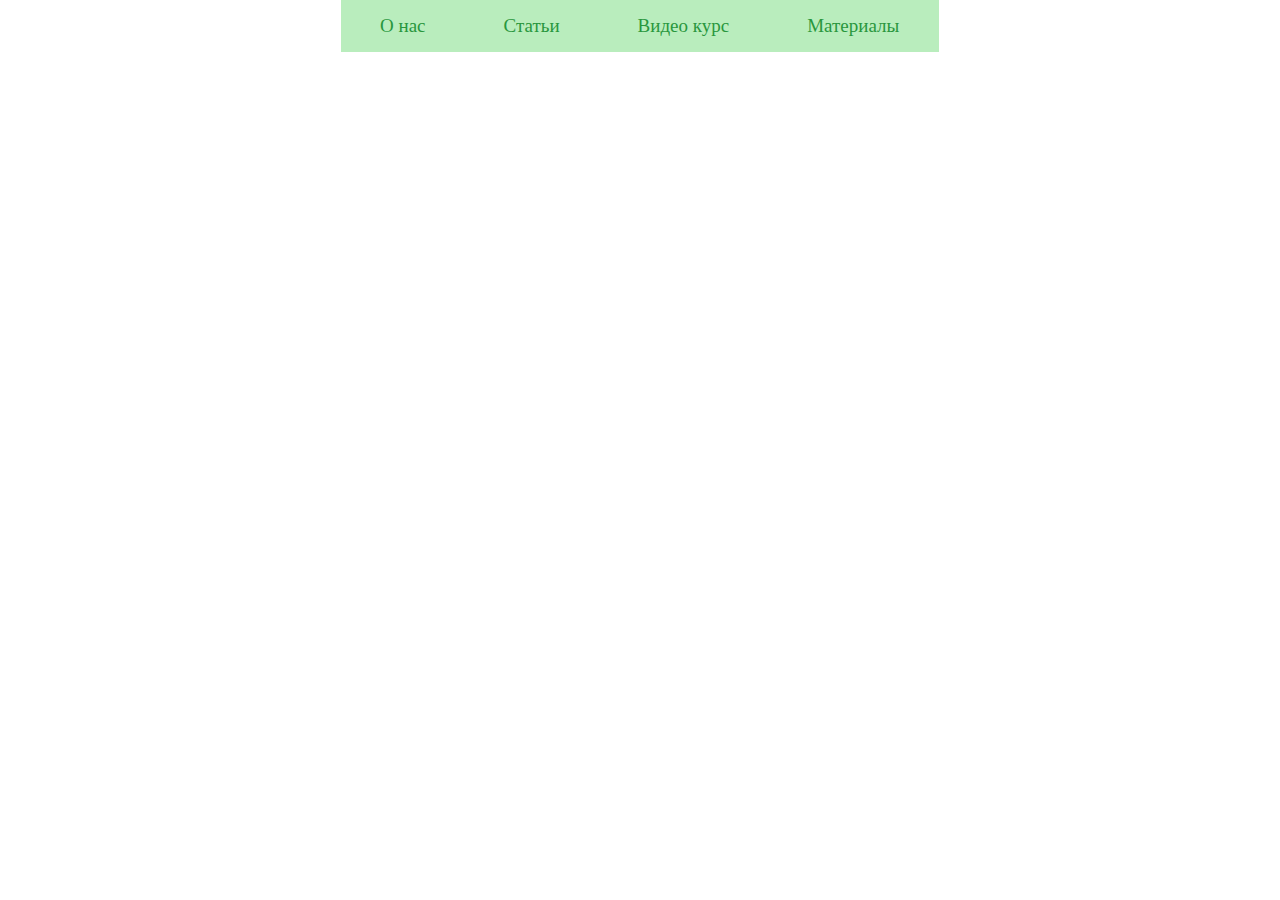
<file: Html-css/homework/index.html>
<!DOCTYPE html>
<html lang="en">
<head>
    <meta charset="UTF-8">
    <link rel="stylesheet" href="menu1.css">
    <title>Title</title>
</head>
<body>
    <nav class="nav">
        <ul class="menu clearfix">
            <li class="menu-item">О нас</li>
            <li class="menu-item">Статьи
                <ul class="submenu1">
                    <li class="submenu-item1">HTML</li>
                    <li class="submenu-item1">CSS</li>
                    <li class="submenu-item1">JQuery
                        <ul  class="submenu2">
                            <li class="submenu-item2">Вступление</li>
                            <li class="submenu-item2">Начальный</li>
                            <li class="submenu-item2">Продвинутый</li>
                        </ul>
                    </li>
                </ul>
            </li>
            <li class="menu-item">Видео курс</li>
            <li class="menu-item">Материалы</li>
        </ul>


    </nav>
</body>
</html>
</file>
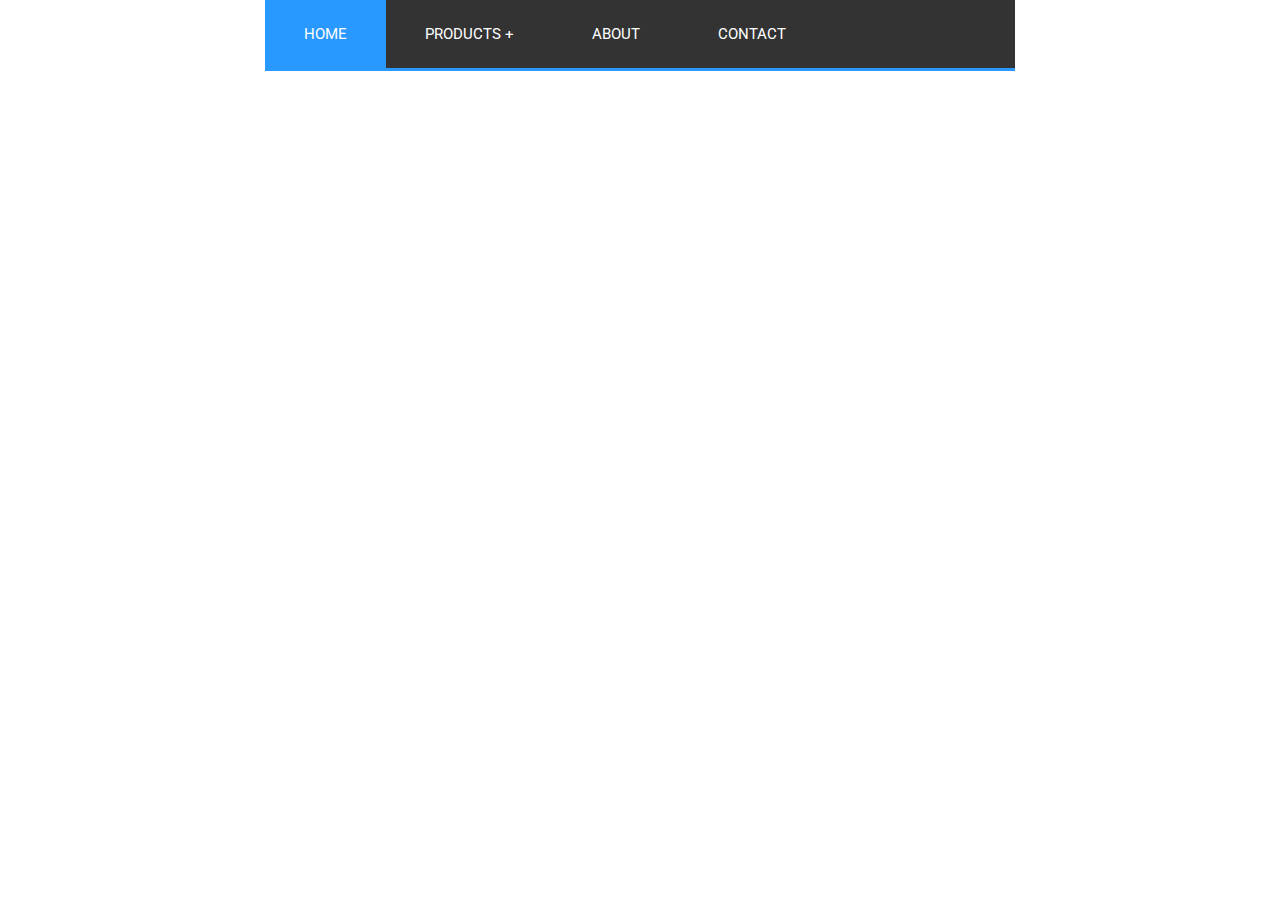
<file: Html-css/homework1/index.html>
<!DOCTYPE html>
<html lang="en">
<head>
    <meta charset="UTF-8">
    <link href="https://fonts.googleapis.com/css?family=Roboto" rel="stylesheet">
    <link rel="stylesheet" href="menu2.css">
    <title>Title</title>
</head>
<body>
<nav class="nav">
    <ul class="menu clearfix">
        <li class="menu-item menu-blue">home</li>
        <li class="menu-item">products  +
            <ul class="submenu1">
                <li class="submenu-item1">product 1 </li>
                <li class="submenu-item1">product 2
                    <ul  class="submenu2">
                        <li class="submenu-item2">sub item</li>
                        <li class="submenu-item2">sub item</li>
                    </ul>
                </li>
            </ul>
        </li>
        <li class="menu-item">about</li>
        <li class="menu-item">contact</li>
    </ul>


</nav>
</body>
</html>
</file>
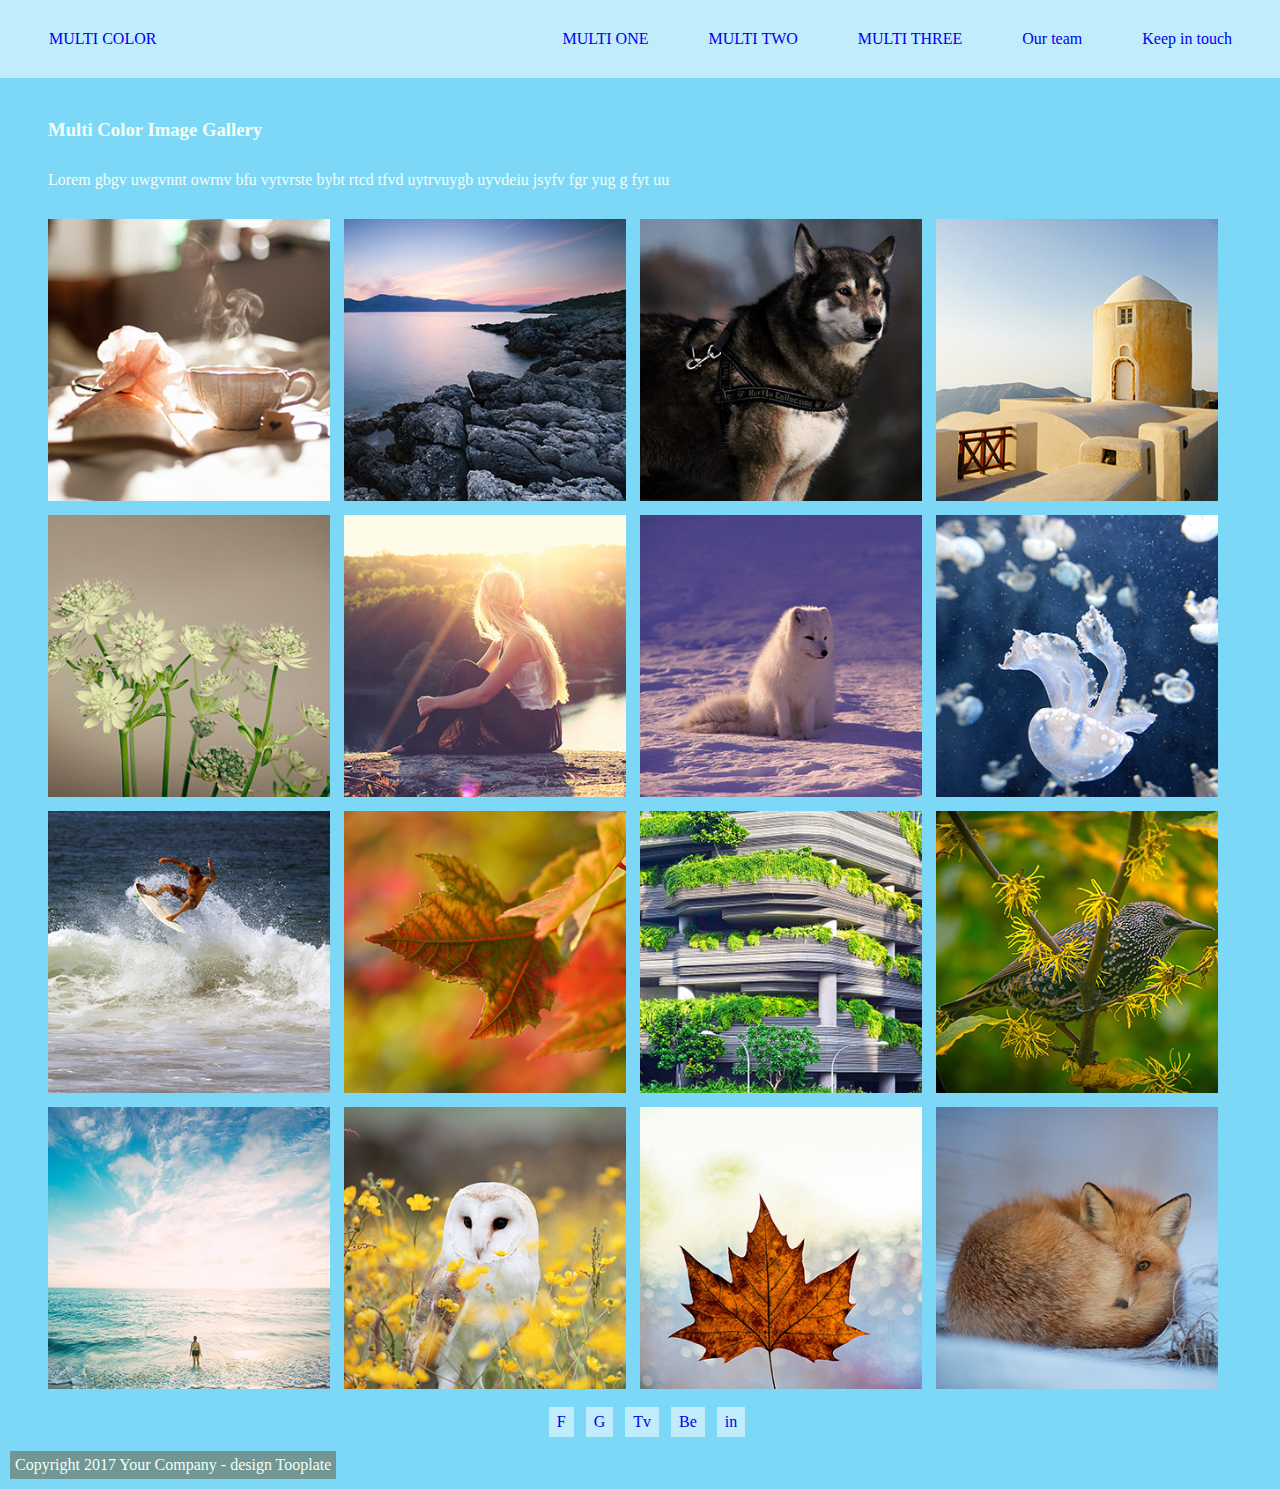
<file: Html-css/module-1/index.html>
<!DOCTYPE html>
<html lang="en">
<head>
    <meta charset="UTF-8">
    <title>Title</title>
    <link href="https://fonts.googleapis.com/css?family=Open+Sans" rel="stylesheet">
    <link rel="stylesheet" href="css/stylee.css">
</head>

<body>
    <header>
        <div class="logo">
        <a href="#">MULTI COLOR</a>
        </div>
        <nav>
            <ul class="menu">
                <li><a href="#">MULTI ONE</a></li>
                <li><a href="#">MULTI TWO</a></li>
                <li><a href="#">MULTI THREE</a></li>
                <li><a href="#">Our team</a></li>
                <li><a href="#">Keep in touch</a></li>
            </ul>
        </nav>
    </header>

    <main>
        <h3>Multi Color Image Gallery</h3>
        <p class="defin">Lorem gbgv uwgvnnt owrnv bfu vytvrste bybt rtcd tfvd uytrvuygb uyvdeiu jsyfv fgr yug g fyt uu</p>
        <div class="gallery">
            <img src="img/tm-img-01-tn.jpg" alt="" >
            <img src="img/tm-img-02-tn.jpg" alt="">
            <img src="img/tm-img-03-tn.jpg" alt="">
            <img src="img/tm-img-04-tn.jpg" alt="">
            <img src="img/tm-img-05-tn.jpg" alt="">
            <img src="img/tm-img-06-tn.jpg" alt="">
            <img src="img/tm-img-07-tn.jpg" alt="">
            <img src="img/tm-img-08-tn.jpg" alt="">
            <img src="img/tm-img-09-tn.jpg" alt="">
            <img src="img/tm-img-10-tn.jpg" alt="">
            <img src="img/tm-img-11-tn.jpg" alt="">
            <img src="img/tm-img-12-tn.jpg" alt="">
            <img src="img/tm-img-13-tn.jpg" alt="">
            <img src="img/tm-img-14-tn.jpg" alt="">
            <img src="img/tm-img-15-tn.jpg" alt="">
            <img src="img/tm-img-16-tn.jpg" alt="">
        </div>
        <ul class="social-net">
            <li><a href="#">F</a></li>
        <li ><a href="#">G</a></li>
        <li><a href="#">Tv</a></li>
        <li><a href="#">Be</a></li>
        <li><a href="#">in</a></li>
        </ul>

    </main>
    <footer>
    <p class="copyright">Copyright  2017 Your Company - design Tooplate</p>


    </footer>
</body>
</html>
</file>
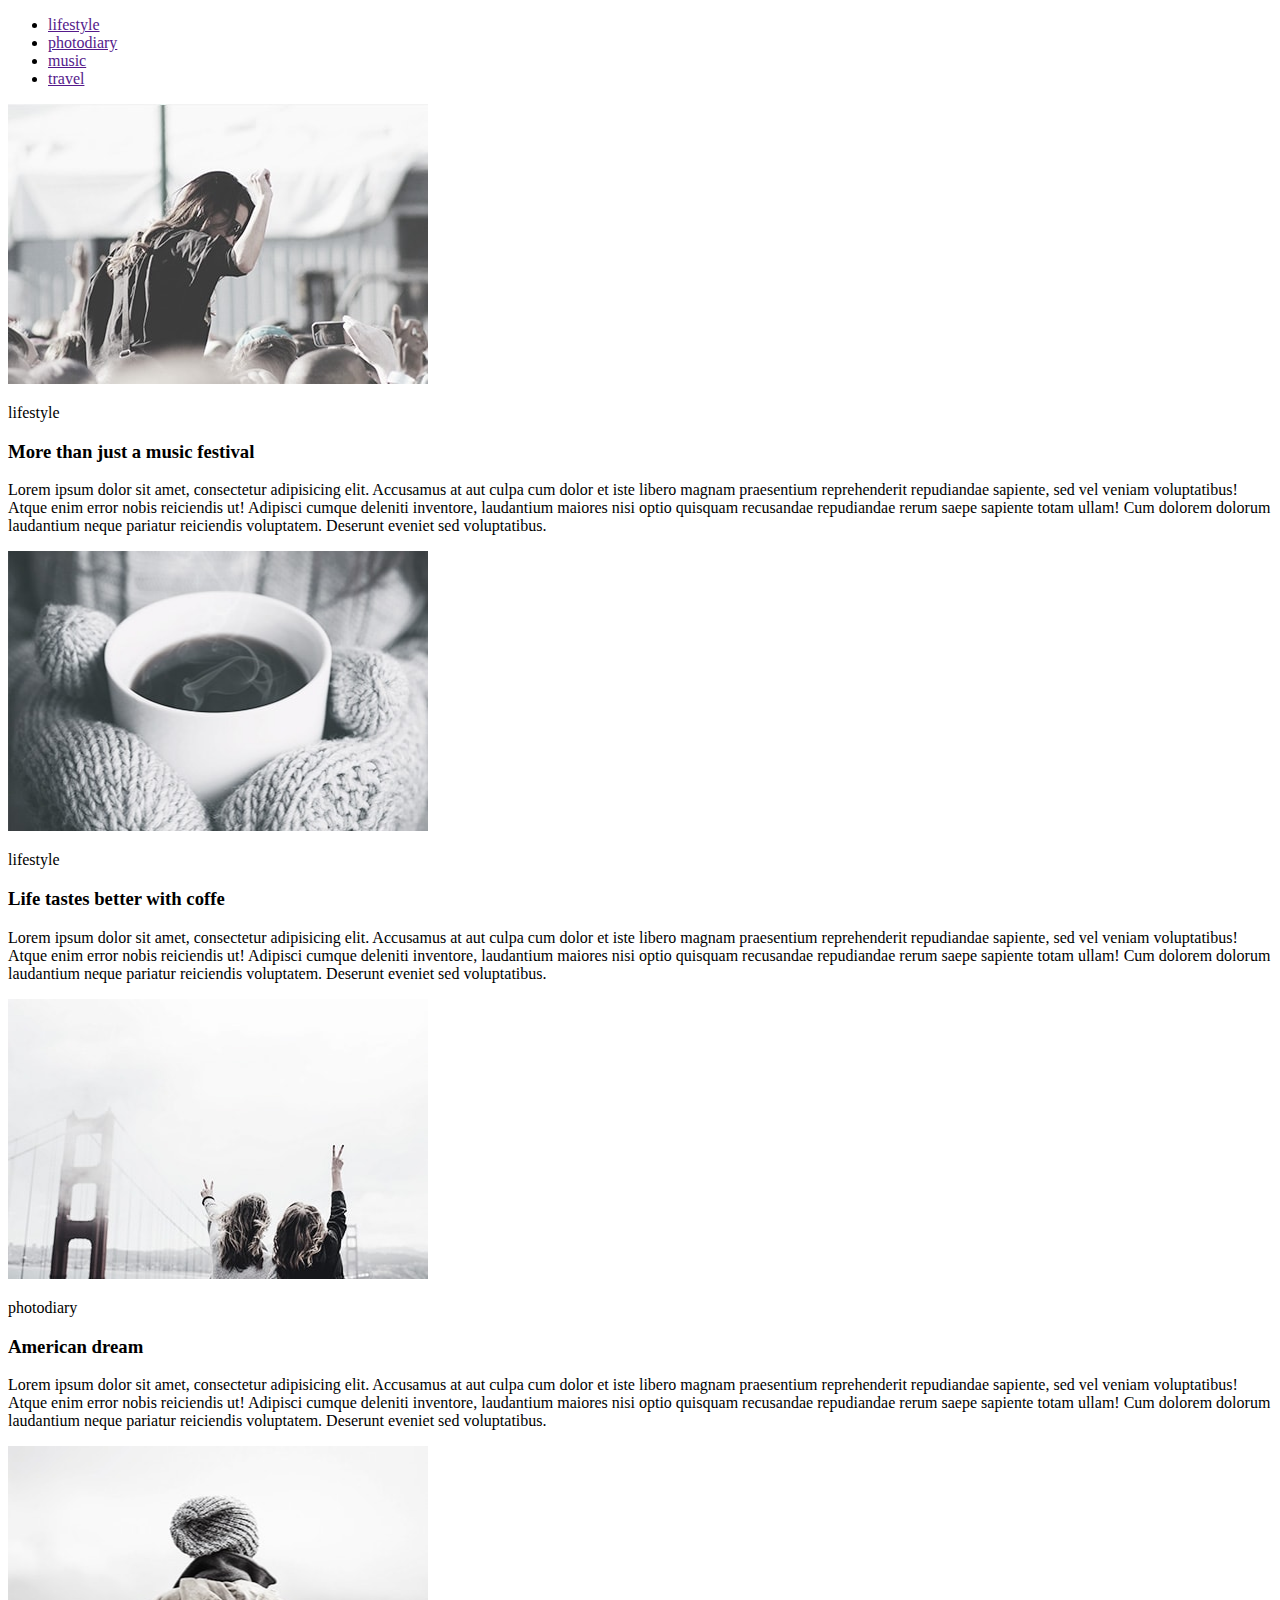
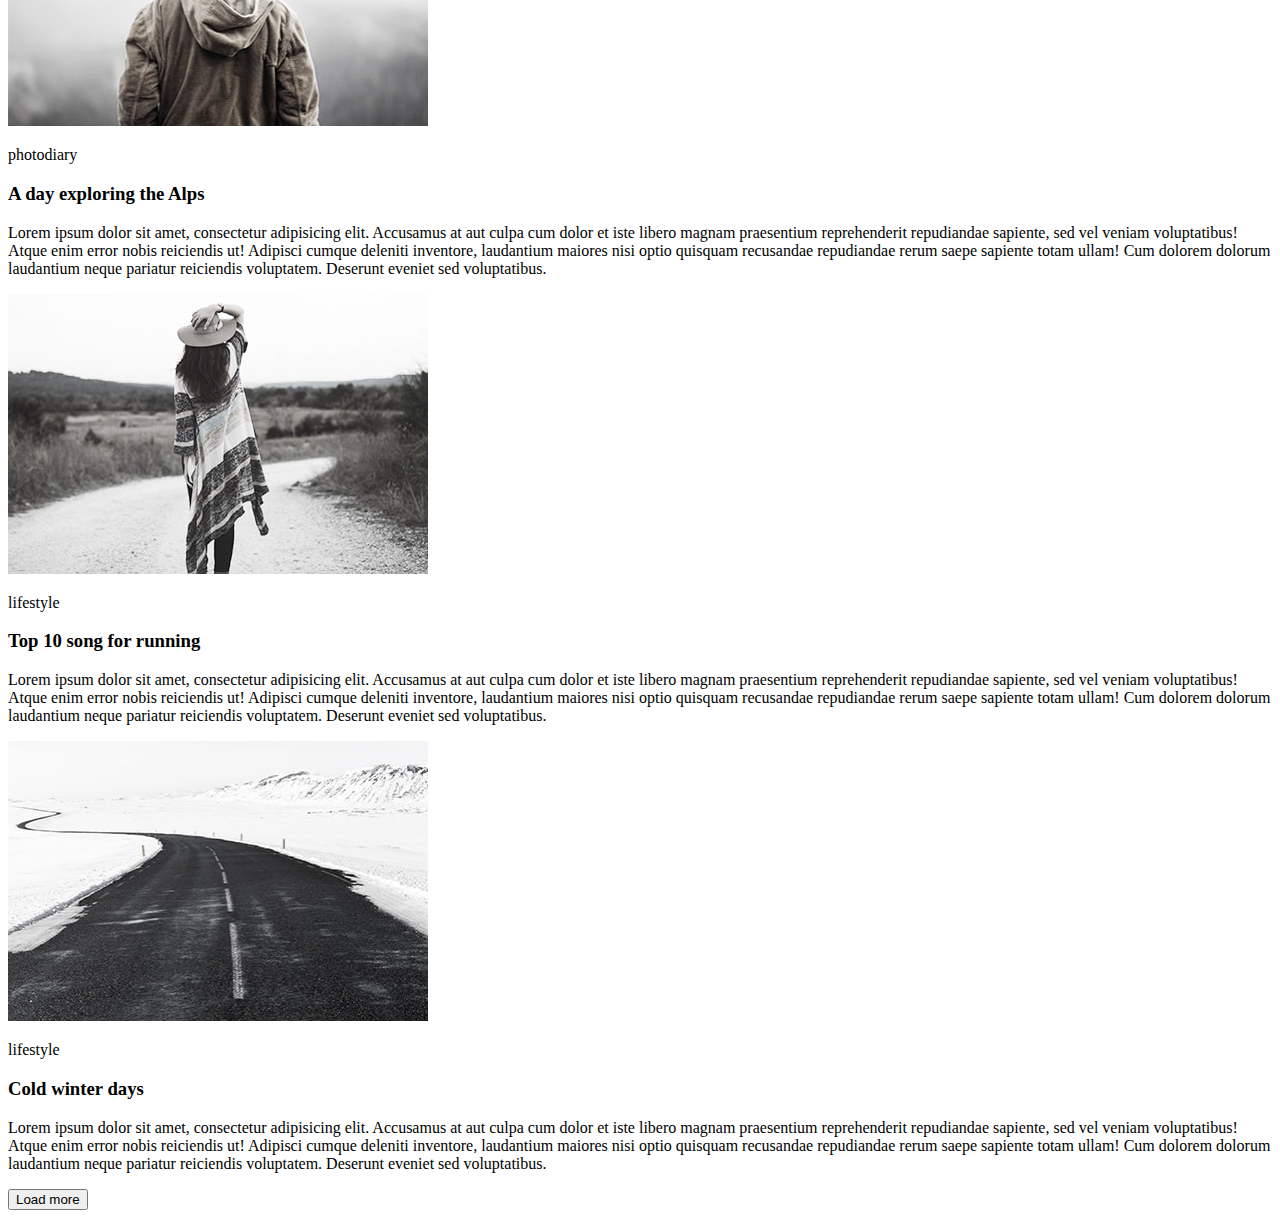
<file: Html-css/module-3/index.html>
<!DOCTYPE html>
<html lang="en">
<head>
    <meta charset="UTF-8">
    <title>Title</title>
</head>
<body>
    <header>
        <nav>
            <ul>
                <li><a href="">lifestyle</a></li>
                <li><a href="">photodiary</a></li>
                <li><a href="">music</a></li>
                <li><a href="">travel</a></li>
            </ul>
        </nav>
    </header>
        <main>
            <article>
                <img src="img/image-1.jpg" alt="musicfest" width="420" height="280">
                <p>lifestyle</p>
                <h3>More than just a music festival</h3>
                <p>Lorem ipsum dolor sit amet, consectetur adipisicing elit. Accusamus at aut culpa cum dolor et iste libero magnam praesentium reprehenderit repudiandae sapiente, sed vel veniam voluptatibus! Atque enim error nobis reiciendis ut! Adipisci cumque deleniti inventore, laudantium maiores nisi optio quisquam recusandae repudiandae rerum saepe sapiente totam ullam! Cum dolorem dolorum laudantium neque pariatur reiciendis voluptatem. Deserunt eveniet sed voluptatibus.</p>
            </article>
            <article>
                <img src="img/image-2.jpg" alt="coffee" width="420" height="280">
                <p>lifestyle</p>
                <h3>Life tastes better with coffe</h3>
                <p>Lorem ipsum dolor sit amet, consectetur adipisicing elit. Accusamus at aut culpa cum dolor et iste libero magnam praesentium reprehenderit repudiandae sapiente, sed vel veniam voluptatibus! Atque enim error nobis reiciendis ut! Adipisci cumque deleniti inventore, laudantium maiores nisi optio quisquam recusandae repudiandae rerum saepe sapiente totam ullam! Cum dolorem dolorum laudantium neque pariatur reiciendis voluptatem. Deserunt eveniet sed voluptatibus.</p>
            </article>
            <article>
                <img src="img/image-3.jpg" alt="bridgeGG" width="420" height="280">
                <p>photodiary</p>
                <h3>American dream</h3>
                <p>Lorem ipsum dolor sit amet, consectetur adipisicing elit. Accusamus at aut culpa cum dolor et iste libero magnam praesentium reprehenderit repudiandae sapiente, sed vel veniam voluptatibus! Atque enim error nobis reiciendis ut! Adipisci cumque deleniti inventore, laudantium maiores nisi optio quisquam recusandae repudiandae rerum saepe sapiente totam ullam! Cum dolorem dolorum laudantium neque pariatur reiciendis voluptatem. Deserunt eveniet sed voluptatibus.</p>
            </article>
            <article>
                <img src="img/image-4.jpg" alt="Alps" width="420" height="280">
                <p>photodiary</p>
                <h3>A day exploring the Alps</h3>
                <p>Lorem ipsum dolor sit amet, consectetur adipisicing elit. Accusamus at aut culpa cum dolor et iste libero magnam praesentium reprehenderit repudiandae sapiente, sed vel veniam voluptatibus! Atque enim error nobis reiciendis ut! Adipisci cumque deleniti inventore, laudantium maiores nisi optio quisquam recusandae repudiandae rerum saepe sapiente totam ullam! Cum dolorem dolorum laudantium neque pariatur reiciendis voluptatem. Deserunt eveniet sed voluptatibus.</p>
            </article>
            <article>
                <img src="img/image-5.jpg" alt="10song" width="420" height="280">
                <p>lifestyle</p>
                <h3>Top 10 song for running</h3>
                <p>Lorem ipsum dolor sit amet, consectetur adipisicing elit. Accusamus at aut culpa cum dolor et iste libero magnam praesentium reprehenderit repudiandae sapiente, sed vel veniam voluptatibus! Atque enim error nobis reiciendis ut! Adipisci cumque deleniti inventore, laudantium maiores nisi optio quisquam recusandae repudiandae rerum saepe sapiente totam ullam! Cum dolorem dolorum laudantium neque pariatur reiciendis voluptatem. Deserunt eveniet sed voluptatibus.</p>
            </article>
            <article>
                <img src="img/image-6.jpg" alt="winter" width="420" height="280">
                <p>lifestyle</p>
                <h3>Cold winter days</h3>
                <p>Lorem ipsum dolor sit amet, consectetur adipisicing elit. Accusamus at aut culpa cum dolor et iste libero magnam praesentium reprehenderit repudiandae sapiente, sed vel veniam voluptatibus! Atque enim error nobis reiciendis ut! Adipisci cumque deleniti inventore, laudantium maiores nisi optio quisquam recusandae repudiandae rerum saepe sapiente totam ullam! Cum dolorem dolorum laudantium neque pariatur reiciendis voluptatem. Deserunt eveniet sed voluptatibus.</p>
            </article>
        </main>
        <footer>
           <button>
               <!--<a href="#">-->
                   Load more
               <!--</a>-->
           </button>
        </footer>

</body>
</html>
</file>
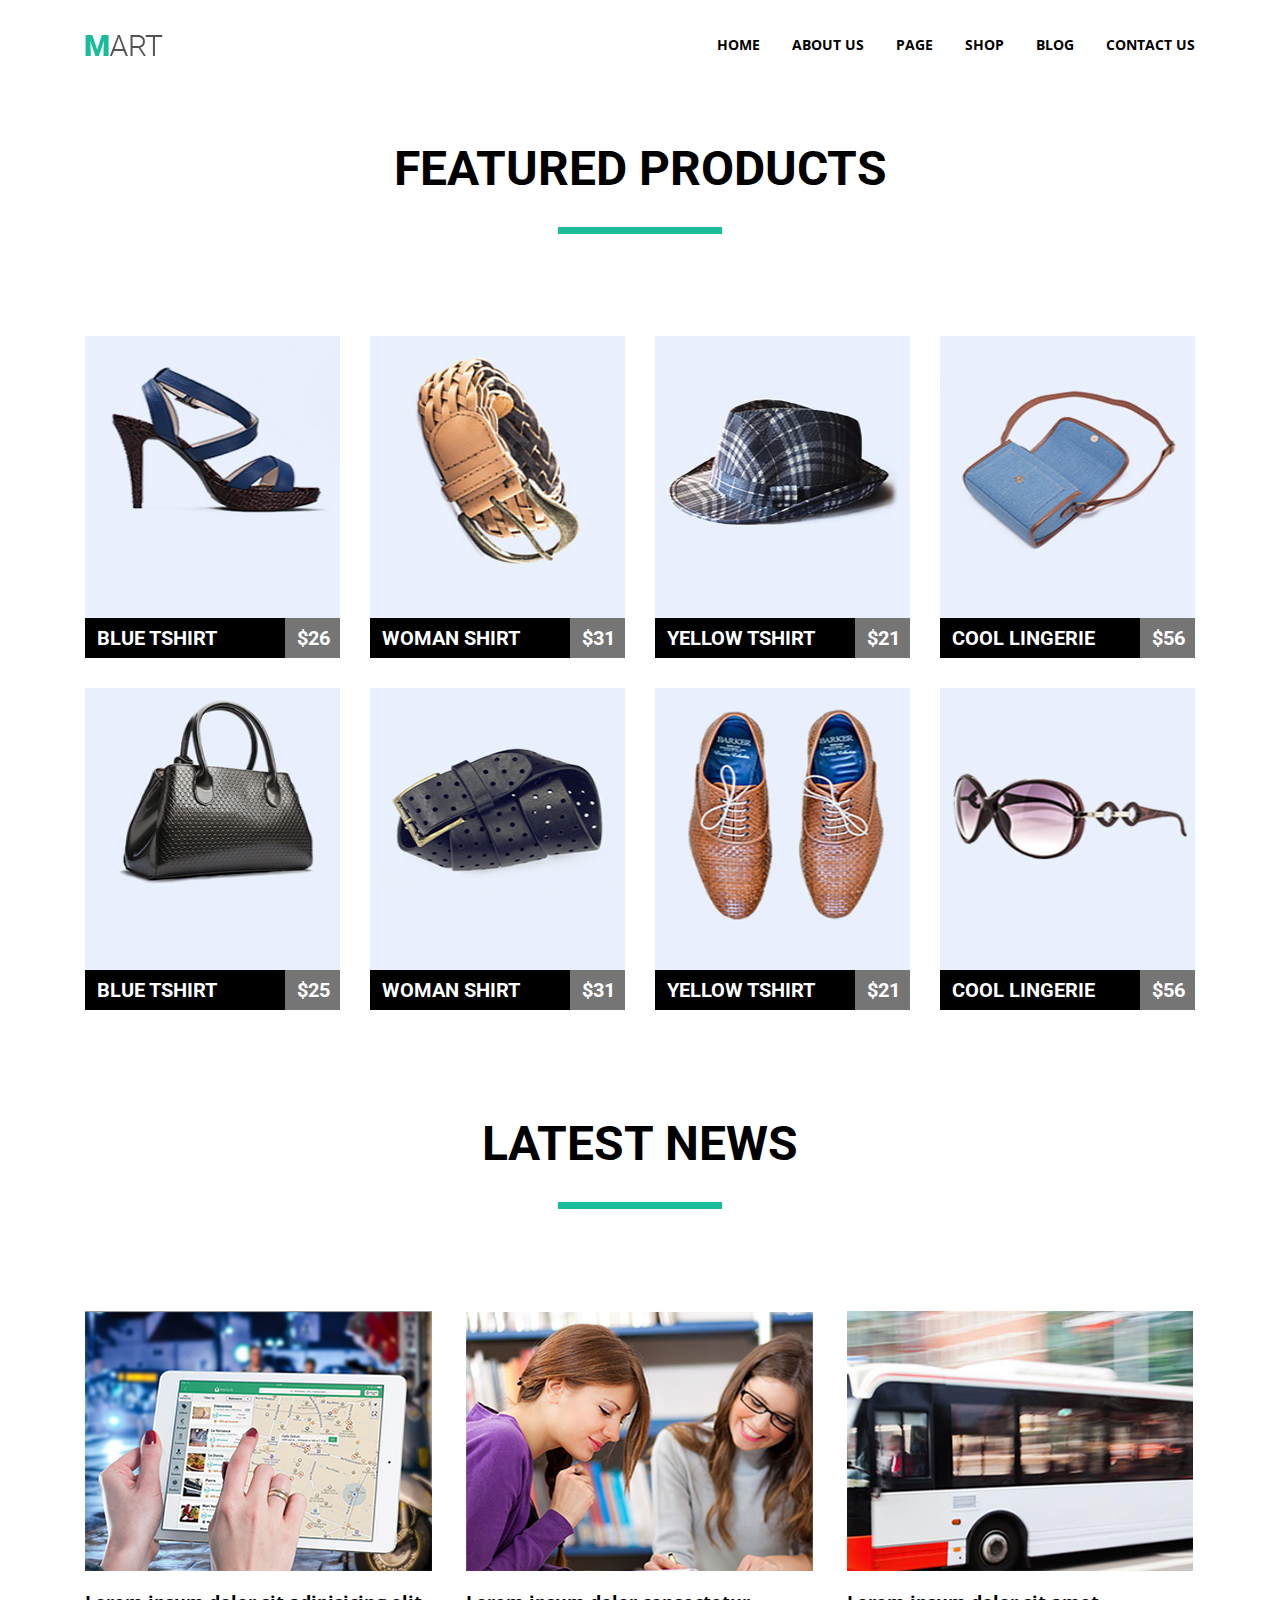
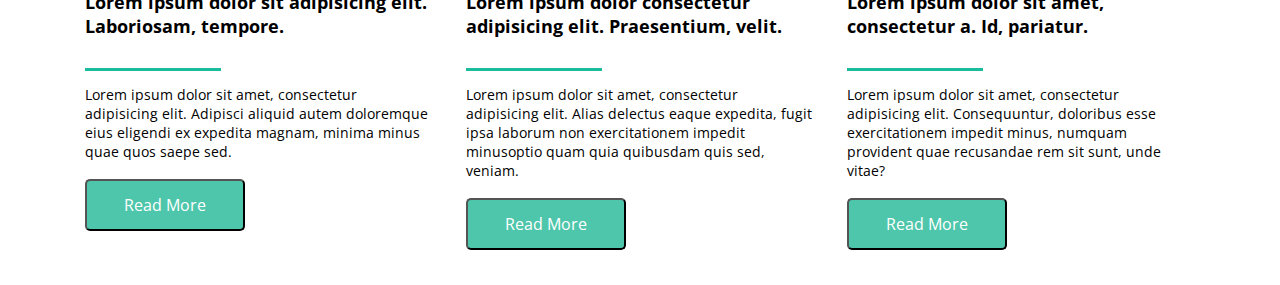
<file: Html-css/module-4/index.html>
<!DOCTYPE html>
<html lang="en">
<head>
    <meta charset="UTF-8">
    <link href="https://fonts.googleapis.com/css?family=Open+Sans:400,700|Roboto:400,700" rel="stylesheet">
    <link rel="stylesheet" href="css/style.css">
    <title>module-4</title>
</head>
<body>
     <div class="wrapp">
        <header class="header clearfix">
            <a class="logotype" href="#"><img class="logo" src="img/logo.png" alt=""></a>
            <nav class="menu">
            <ul class="nav-list clearfix">
                <li class="nav-item"><a href="#" class="nav-link">home</a></li>
                <li class="nav-item"><a href="#" class="nav-link">about us</a></li>
                <li class="nav-item"><a href="#" class="nav-link">page</a></li>
                <li class="nav-item"><a href="#" class="nav-link">shop</a></li>
                <li class="nav-item"><a href="#" class="nav-link">blog</a></li>
                <li class="nav-item"><a href="#" class="nav-link">contact us</a></li>
            </ul>
            </nav>
        </header>

         <main>
            <section class="container1">
             <header class="head-product">
                <h1 class="title">featured products</h1>
             </header>

            <section class="sec-product clearfix">
                <article class="art-product clearfix">
                  <img class="photo-product" src="img/img-1.jpg" alt="">
                  <div class="name-value clearfix">
                    <span class="name">blue tshirt</span>
                    <span class="cost">$26</span>
                  </div>
                </article>
                <article class="art-product">
                    <img class="photo-product" src="img/img-2.jpg" alt="">
                    <div class="name-value clearfix">
                        <span class="name">woman shirt</span>
                        <span class="cost">$31</span>
                    </div>
                </article>
                <article class="art-product">
                    <img class="photo-product" src="img/img3-.jpg" alt="">
                    <div class="name-value clearfix">
                        <span class="name">yellow tshirt</span>
                        <span class="cost">$21</span>
                    </div>
                </article>
                <article class="art-product">
                    <img class="photo-product" src="img/img-4.jpg" alt="">
                    <div class="name-value clearfix">
                        <span class="name">cool lingerie</span>
                        <span class="cost">$56</span>
                    </div>
                </article>
                <article class="art-product">
                    <img class="photo-product" src="img/img-5.jpg" alt="">
                    <div class="name-value clearfix">
                        <span class="name">blue tshirt</span>
                        <span class="cost">$25</span>
                    </div>
                </article>
                <article class="art-product">
                    <img class="photo-product" src="img/img-6.jpg" alt="">
                    <div class="name-value clearfix">
                        <span class="name">woman shirt</span>
                        <span class="cost">$31</span>
                    </div>
                </article>
                <article class="art-product">
                    <img class="photo-product" src="img/img-7.jpg" alt="">
                    <div class="name-value clearfix">
                        <span class="name">yellow tshirt</span>
                        <span class="cost">$21</span>
                    </div>
                </article>
                <article class="art-product">
                    <img class="photo-product" src="img/img-8.jpg" alt="">
                    <div class="name-value clearfix">
                        <span class="name">cool lingerie</span>
                        <span class="cost">$56</span>
                    </div>
                </article>
                </section>
            </section>
             <!--/*end container1*/-->

             <section class="container2">
                 <header class="news">
                     <h1 class="title">latest news</h1>
                 </header>
                 <section class="news-section clearfix">
                     <article class="article1">
                         <img class="photo" src="img/qqq.jpg" alt="">
                         <h3 class="preview">Lorem ipsum dolor sit adipisicing elit. Laboriosam, tempore.</h3>
                         <p class="defin">Lorem ipsum dolor sit amet, consectetur adipisicing elit. Adipisci aliquid autem doloremque eius eligendi ex expedita magnam, minima minus quae quos saepe sed.</p>
                         <button class="click">read more</button>
                      </article>
                     <article class="article2">
                         <img class="photo" src="img/www.jpg" alt="">
                         <h3 class="preview">Lorem ipsum dolor  consectetur adipisicing elit. Praesentium, velit.</h3>
                         <p class="defin">Lorem ipsum dolor sit amet, consectetur adipisicing elit. Alias delectus eaque expedita, fugit ipsa laborum non exercitationem impedit minusoptio quam quia quibusdam quis sed, veniam.</p>
                         <button class="click">read more</button>
                    </article>
                     <article class="article3">
                         <img class="photo"  src="img/eee.jpg" alt="">
                         <h3 class="preview">Lorem ipsum dolor sit amet, consectetur a. Id, pariatur.</h3>
                         <p class="defin">Lorem ipsum dolor sit amet, consectetur adipisicing elit. Consequuntur, doloribus esse exercitationem impedit minus, numquam provident quae recusandae rem sit sunt, unde vitae?</p>
                         <button class="click">read more</button>
                     </article>
                 </section>

             </section>
         </main>
         <!--/*end main*/-->
    </div>
     <!--/*end wrapper*/-->
</body>
</html>
</file>
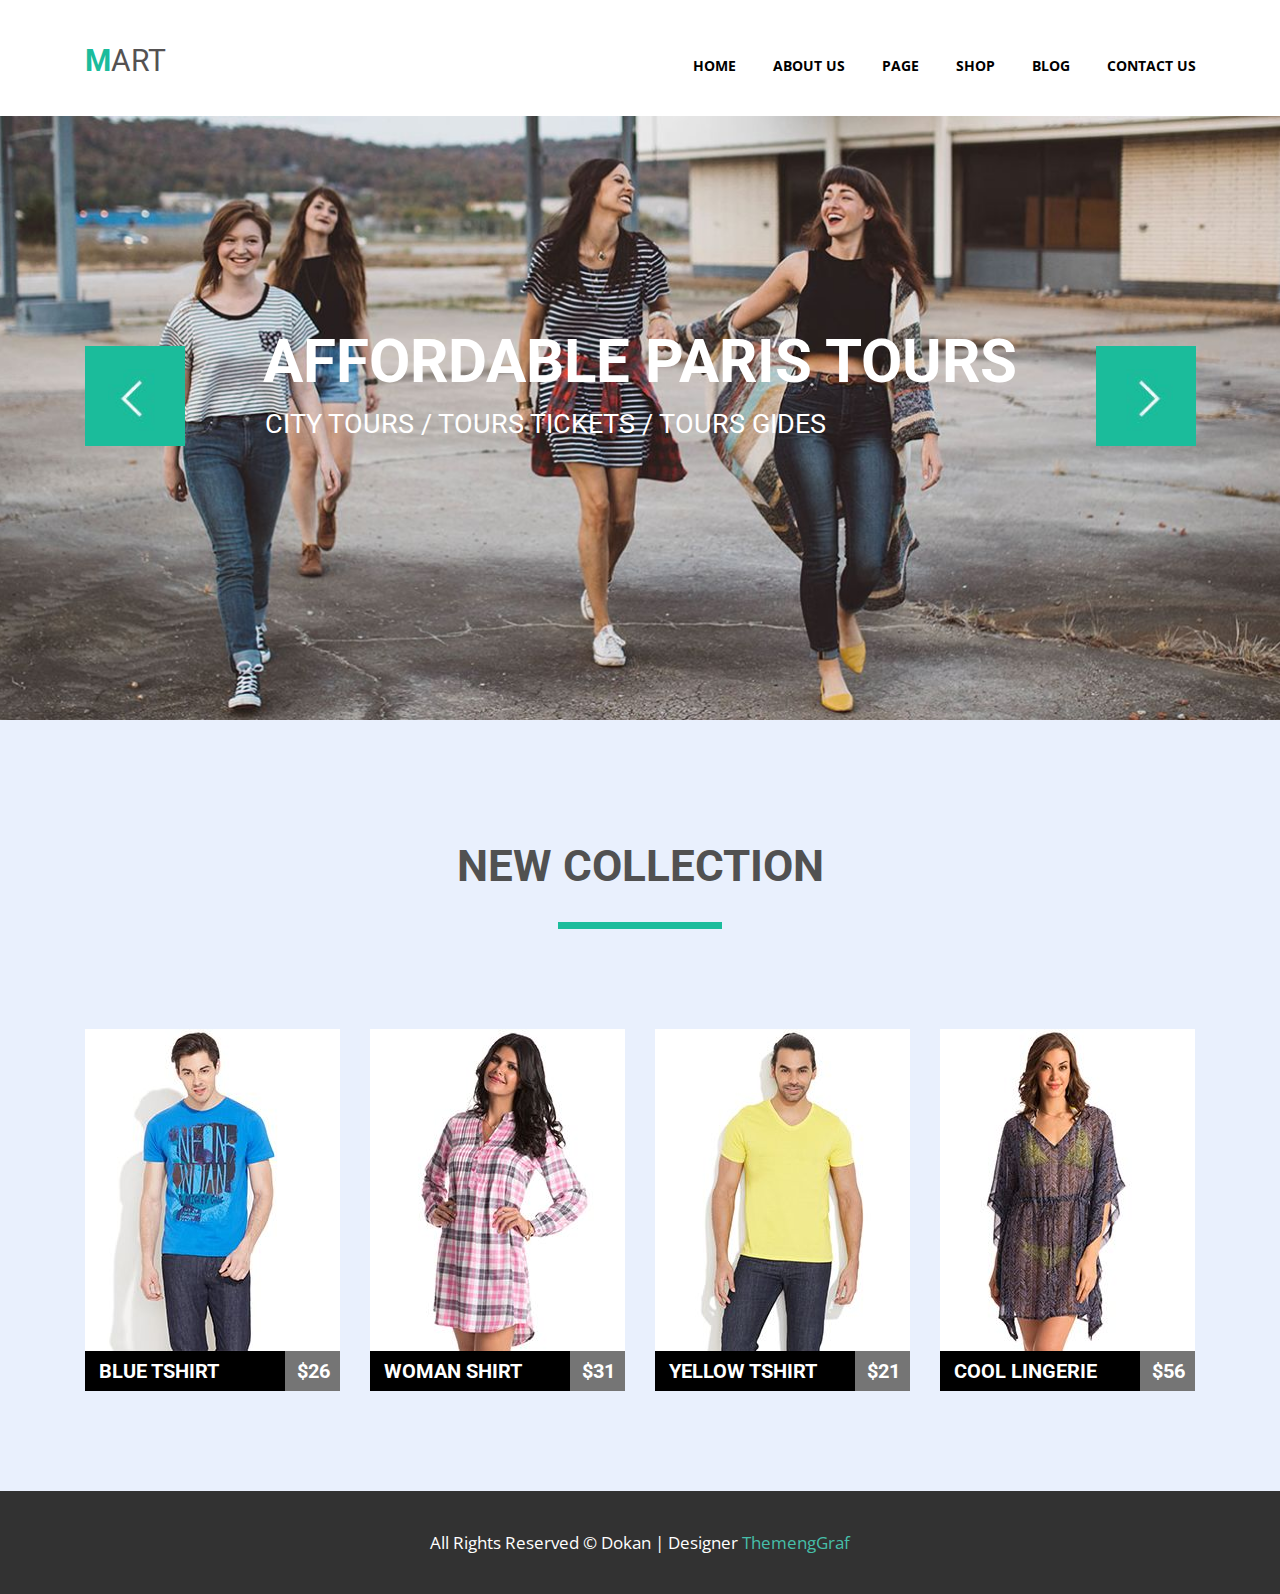
<file: Html-css/module-5/index.html>
<!DOCTYPE html>
<html lang="en">
<head>
    <meta charset="UTF-8">
    <title>Title</title>
    <link href="https://fonts.googleapis.com/css?family=Open+Sans:400,700|Roboto:400,100" rel="stylesheet">
    <link rel="stylesheet" href="css/style2.css">
</head>
<body>
<div class="wrapper-header">
    <div class="container-header">
        <header class="header clearfix">
            <a class="logo" href="#"><span class="logo-letter">m</span>art</a>
            <nav class="menu">
                <ul class="nav-list clearfix">
                    <li class="nav-item"><a href="#" class="nav-link">home</a></li>
                    <li class="nav-item"><a href="#" class="nav-link">about us</a></li>
                    <li class="nav-item"><a href="#" class="nav-link">page</a></li>
                    <li class="nav-item"><a href="#" class="nav-link">shop</a></li>
                    <li class="nav-item"><a href="#" class="nav-link">blog</a></li>
                    <li class="nav-item"><a href="#" class="nav-link">contact us</a></li>
                </ul>
            </nav>
        </header>
    </div>
</div><!--end of .wrapper-->

<div class="wrapper-info">
    <div class="container-info">
        <p class="title-info">affordable paris tours</p>
        <p class="text-info">city tours / tours tickets / tours gides</p>
        <img class="left-arrow" src="img/leftARROW.jpg">
        <img class="right-arrow" src="img/rightARROW.jpg">
    </div>
</div><!--end of .wrapper-info-->

<div class="wrapper-collection">
    <div class="container-collection">
        <!--<div class="header-collection">-->
        <h1 class="head-title">new collection</h1>
        <!--</div>-->
        <section class="goods clearfix">
            <article class="art-goods">
                <img class="photo-goods" src="img/category-2.jpg" alt="">
                <div class="name-cost">
                    <span class="name">blue tshirt</span>
                    <span class="cost">$26</span>
                </div>
                <div class="tdo-menu">
                    <span class="heart frame"></span>
                    <span class="direct frame"></span>
                    <span class="clock frame"></span>
                    <span class="cart"></span>
                </div>
            </article>
            <article class="art-goods">
                <img class="photo-goods" src="img/category-1.jpg" alt="">
                <div class="name-cost">
                    <span class="name">woman shirt</span>
                    <span class="cost">$31</span>
                </div>
                <div class="tdo-menu">
                    <span class="heart frame"></span>
                    <span class="direct frame"></span>
                    <span class="clock frame"></span>
                    <span class="cart"></span>
                </div>
            </article>
            <article class="art-goods">
                <img class="photo-goods" src="img/category-4.jpg" alt="">
                <div class="name-cost">
                    <span class="name">yellow tshirt</span>
                    <span class="cost">$21</span>
                </div>
                <div class="tdo-menu">
                    <span class="heart frame"></span>
                    <span class="direct frame"></span>
                    <span class="clock frame"></span>
                    <span class="cart"></span>
                </div>
            </article>
            <article class="art-goods">
                <img class="photo-goods" src="img/category-3.jpg" alt="">
                <div class="name-cost">
                    <span class="name">cool lingerie</span>
                    <span class="cost">$56</span>
                </div>
                <div class="tdo-menu">
                    <span class="heart frame"></span>
                    <span class="direct frame"></span>
                    <span class="clock frame"></span>
                    <span class="cart"></span>
                </div>
            </article>
        </section>
    </div>
</div>
<div class="wrapper-footer">
    <footer class="footer">
        <p class="text-footer">all rights reserved <span>&#169;</span>  dokan |
            designer <span class="span-footer">themengGraf</span></p>
    </footer>
</div>
</body>
</html>
</file>
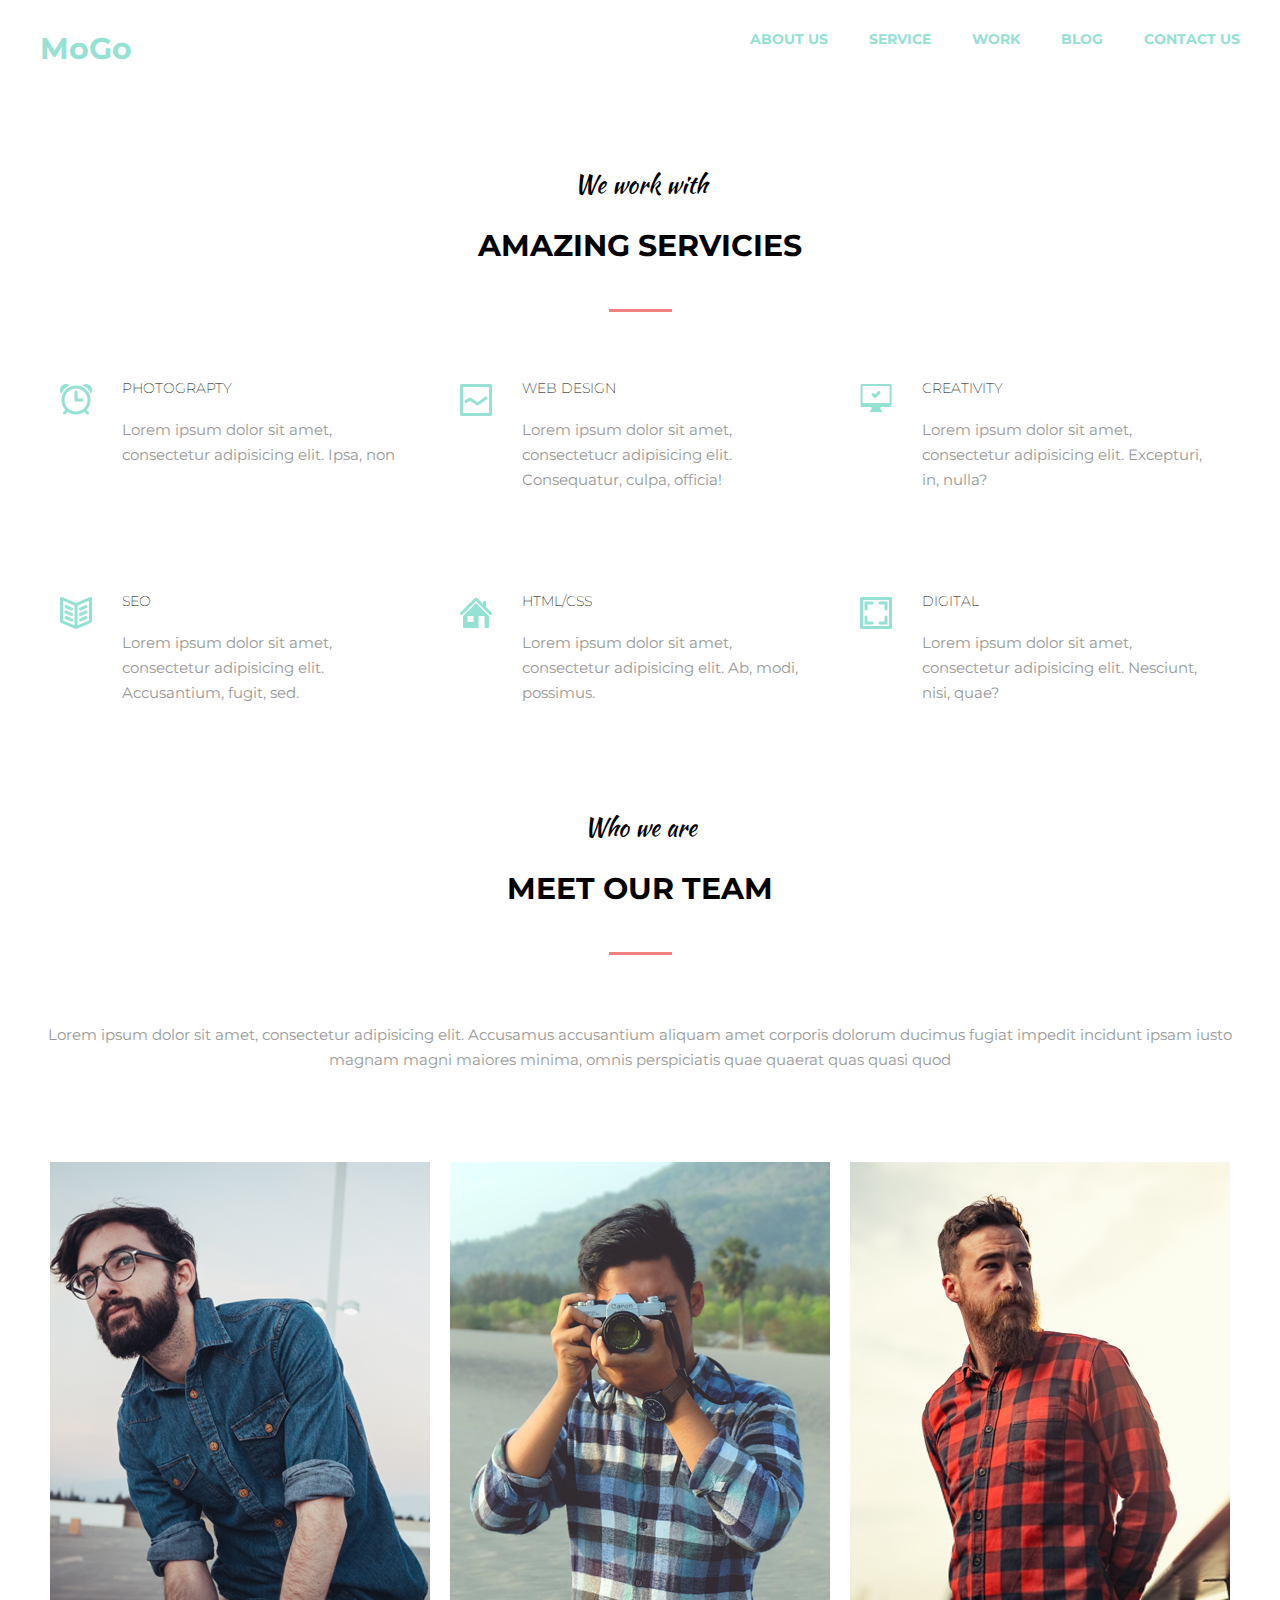
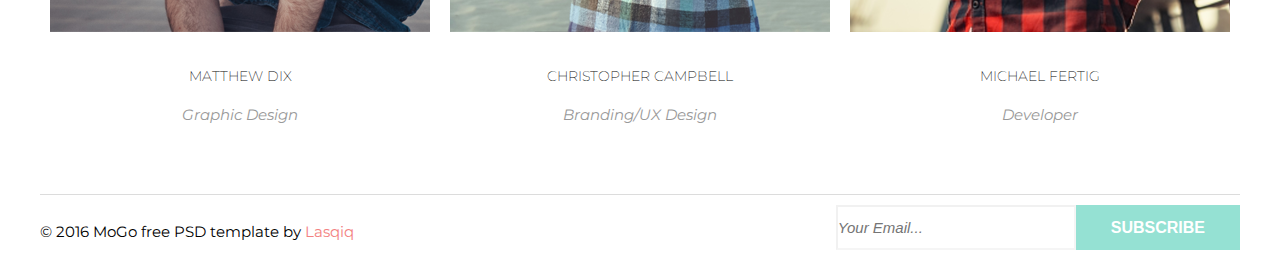
<file: Html-css/module-6/index.html>
<!DOCTYPE html>
<html lang="en">
<head>
    <meta charset="UTF-8">
    <link href="https://fonts.googleapis.com/css?family=Kaushan+Script" rel="stylesheet">
    <link href="https://fonts.googleapis.com/css?family=Montserrat:400,700" rel="stylesheet">
    <link rel="stylesheet" href="css/style.css">
    <title>module-6</title>
</head>
<body>
<div class="wrapp">
    <header class="header">
        <a class="logotype" href="#"><span class="up">m</span>o<span class="up">g</span>o</a>
        <nav class="menu">
            <ul class="nav-list">
                <li class="nav-item"><a href="#" class="nav-link">about us</a></li>
                <li class="nav-item"><a href="#" class="nav-link">service</a></li>
                <li class="nav-item"><a href="#" class="nav-link">work</a></li>
                <li class="nav-item"><a href="#" class="nav-link">blog</a></li>
                <li class="nav-item"><a href="#" class="nav-link">contact us</a></li>
            </ul>
        </nav>
    </header>
    <!--main>section>.title>p+h1^article*6>i+h3+p-->
    <main class="main">
        <section class="amasing-title">
            <p class="text-title"><span class="up">w</span>e work with</p>
            <h1 class="head-title">amazing servicies</h1>
        </section>
        <section class="section-article">
            <article class="preview">
                <i class="icon"><img src="image/clock.png" alt="" ></i>
                <div class="double">
                    <h3 class="preview-title">photograpty</h3>
                    <p class="text-preview">Lorem ipsum dolor sit amet, consectetur adipisicing elit. Ipsa, non </p>
                </div>
            </article>
            <article class="preview">
                <i><img src="image/line.png" alt="" class="icon"></i>
                <div class="double">
                  <h3 class="preview-title">web design</h3>
                  <p class="text-preview">Lorem ipsum dolor sit amet, consectetucr adipisicing elit. Consequatur, culpa, officia!</p>
                </div>
            </article>
            <article class="preview">
                <i><img src="image/computer.png" alt="" class="icon"></i>
                <div class="double">
                  <h3 class="preview-title">creativity</h3>
                  <p class="text-preview">Lorem ipsum dolor sit amet, consectetur adipisicing elit. Excepturi, in, nulla?</p>
                </div>
            </article>
            <article class="preview">
                <i><img src="image/book.png" alt="" class="icon"></i>
                <div class="double">
                  <h3 class="preview-title">seo</h3>
                  <p class="text-preview">Lorem ipsum dolor sit amet, consectetur adipisicing elit. Accusantium, fugit, sed.</p>
                </div>
            </article>
            <article class="preview">
                <i><img src="image/home.png" alt="" class="icon"></i>
                <div class="double">
                  <h3 class="preview-title">html/css</h3>
                  <p class="text-preview">Lorem ipsum dolor sit amet, consectetur adipisicing elit. Ab, modi, possimus.</p>
                </div>
            </article>
            <article class="preview">
                <i><img src="image/digital.png" alt="" class="icon"></i>
                <div class="double">
                  <h3 class="preview-title">digital</h3>
                  <p class="text-preview">Lorem ipsum dolor sit amet, consectetur adipisicing elit. Nesciunt, nisi, quae?</p>
                </div>
            </article>
        </section>

        <section class="team-title">
            <p class="text-title"><span class="up">w</span>ho we are</p>
            <h1 class="head-title">meet our team</h1>
            <p class="text-preview text-center">Lorem ipsum dolor sit amet, consectetur adipisicing elit. Accusamus accusantium aliquam amet corporis dolorum ducimus fugiat impedit incidunt ipsam iusto magnam magni maiores minima, omnis perspiciatis quae quaerat quas quasi quod </p>
        </section>
        <section class="team">
            <article class="member-info">
                <img src="image/matt.png" class="image" alt="">
                <div class="member-images">
                    <div class="social">
                        <i class="social-facebook"></i>
                        <i class="social-twitter"></i>
                        <i class="social-pinterest"></i>
                        <i class="social-instagram"></i>
                    </div>
                </div>
                <h3 class="preview-title text-center">matthew dix</h3>
                <p class="prof">graphic design</p>
            </article>
            <article class="member-info">
                <img src="image/chris.png" class="image" alt="">
                <div class="member-images">
                    <div class="social">
                        <i class="social-facebook"></i>
                        <i class="social-twitter"></i>
                        <i class="social-pinterest"></i>
                        <i class="social-instagram"></i>
                    </div>
                </div>
                <h3 class="preview-title text-center">christopher campbell</h3>
                <p class="prof">branding/u<span class="up">x</span> design</p>
            </article>
            <article class="member-info">
                <img src="image/mich.png" class="image" alt="">
                <div class="member-images">
                    <div class="social">
                      <i class="social-facebook"></i>
                      <i class="social-twitter"></i>
                      <i class="social-pinterest"></i>
                      <i class="social-instagram"></i>
                    </div>
                </div>
                <h3 class="preview-title text-center">michael fertig</h3>
                <p class="prof">developer</p>
            </article>
        </section>
    </main>
    <footer class="footer">
        <p class="text-footer">&#169; 2016 <span class="up">m</span>o<span class="up">g</span>o free <span class="up">psd</span> template by <span class="red"><span class="up">l</span>asqiq</span>
        </p>
        <form class="email" method="post" action="#">
            <input type="email" name="email" class="email"  placeholder="Your Email..." required>
            <input type="button" name="button" class="btn-email"  value="subscribe">
        </form>
    </footer>
</div>
</body>
</html>
</file>
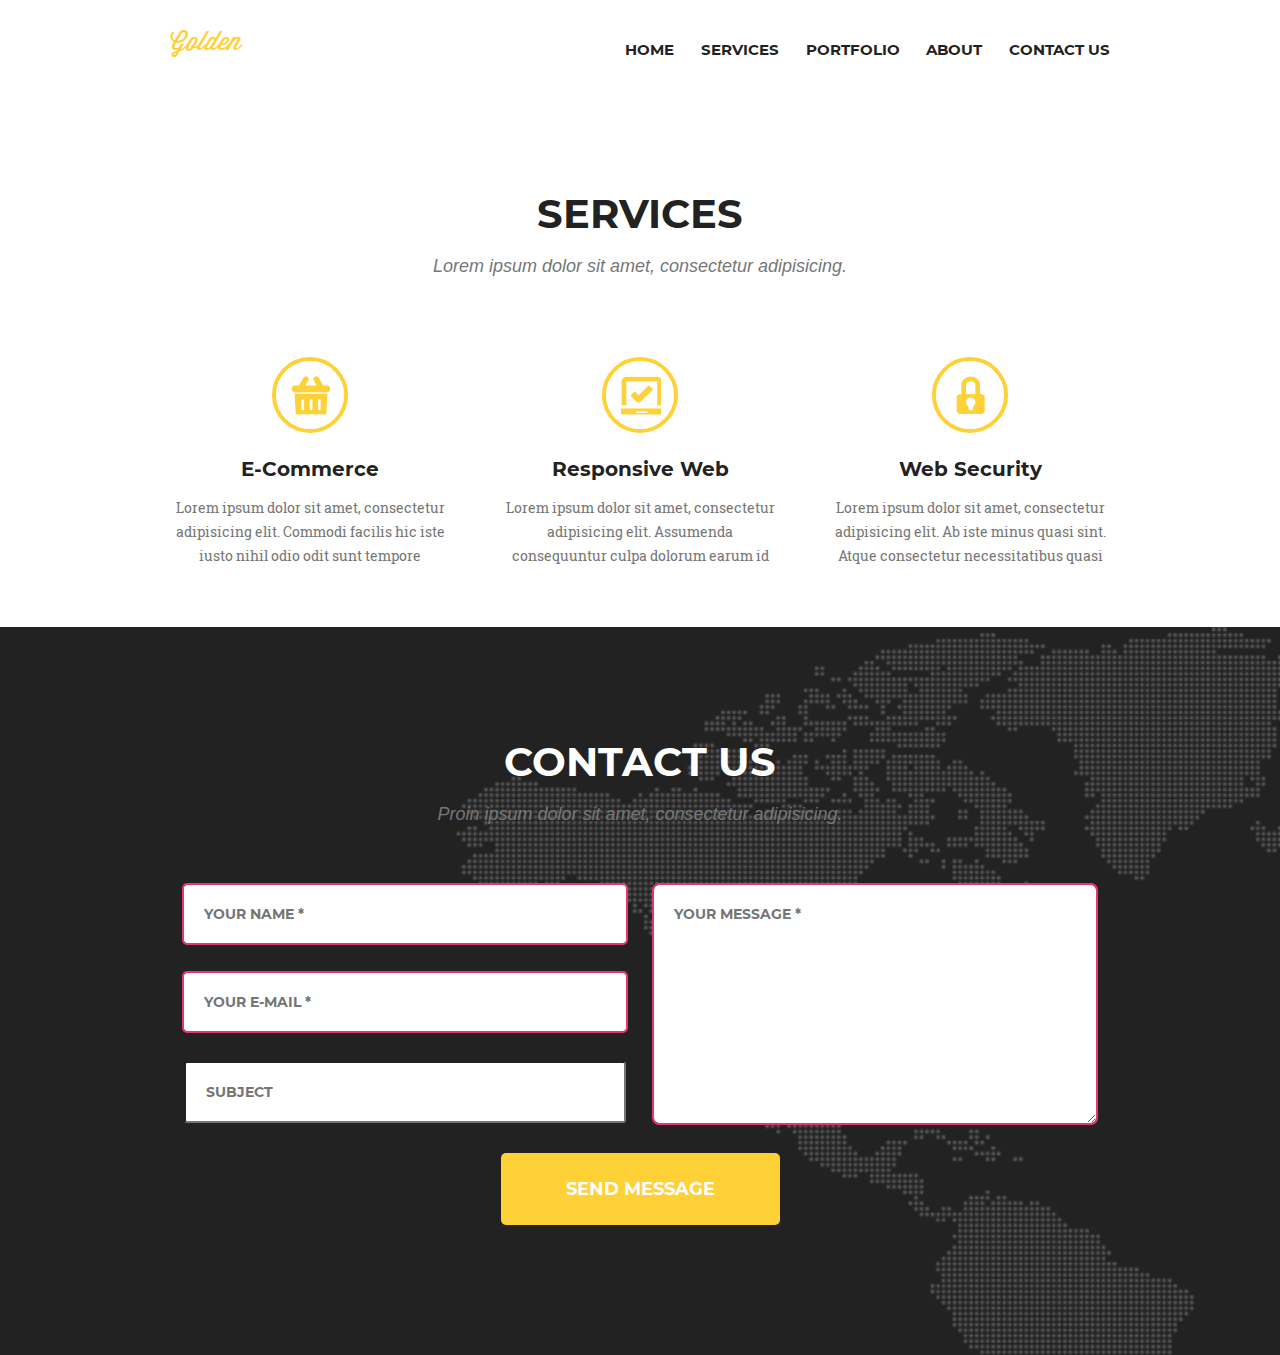
<file: Html-css/module-7/index.html>
<!DOCTYPE html>
<html lang="en">
<head>
    <meta charset="UTF-8">
    <meta name="viewport"
          content="width=device-width, user-scalable=no, initial-scale=1.0, maximum-scale=1.0, minimum-scale=1.0">
    <meta http-equiv="X-UA-Compatible" content="ie=edge">
    <link rel="stylesheet" href="css/style.css">
    <title>Title</title>
</head>
<body>
<div class="wrapper-service">
    <header class="header">
        <a class="logotype" href="#">golden</a>
        <nav class="nav">
            <ul class="nav-list">
                <li class="nav-item"><a href="#" class="nav-link">home</a></li>
                <li class="nav-item"><a href="#" class="nav-link">services</a></li>
                <li class="nav-item"><a href="#" class="nav-link">portfolio</a></li>
                <li class="nav-item"><a href="#" class="nav-link">about</a></li>
                <li class="nav-item"><a href="#" class="nav-link">contact us</a></li>
            </ul>
        </nav>
    </header>

    <main class="main">
        <section class="services-title">
            <h1 class="head-title">services</h1>
            <p class="text-title">Lorem ipsum dolor sit amet, consectetur adipisicing.</p>
        </section>

        <section class="section-article">
            <article class="article-preview">
                <img class="photo" src="img/Icon-Basket.png" alt="" >
                <h3 class="preview-title">e-commerce</h3>
                <p class="text-preview">Lorem ipsum dolor sit amet, consectetur adipisicing elit. Commodi facilis hic iste iusto nihil odio odit sunt tempore </p>
            </article>
            <article class="article-preview">
                <img class="photo" src="img/Icon-Laptop.png" alt="">
                <h3 class="preview-title">Responsive Web</h3>
                <p class="text-preview">Lorem ipsum dolor sit amet, consectetur adipisicing elit. Assumenda consequuntur culpa dolorum earum id</p>
            </article>
            <article class="article-preview">
                <img class="photo" src="img/Icon-Locked.png" alt="">
                <h3 class="preview-title">Web Security</h3>
                <p class="text-preview">Lorem ipsum dolor sit amet, consectetur adipisicing elit. Ab iste minus quasi sint. Atque consectetur necessitatibus quasi </p>
            </article>
        </section>
    </main>
</div>
<!--end wrapper-service-->

<div class="wrapper-footer">
    <footer class="footer">
        <header class="footer-header">
            <h1 class="head-title white">Contact us</h1>
            <p class="text-title">Proin ipsum dolor sit amet, consectetur adipisicing.</p>
        </header>

        <!--<div class="form">-->
            <form class="form" action="#" method="POST">
              <div class="input-container">
                <input type="text" name="name" class="input validation" placeholder="your name *"  required/>
                <input type="email" name="email" class="input validation" placeholder="your e-mail *"  required/>
                <input type="text" name="subject" class="input" placeholder="subject"/>
              </div>
                <textarea name="message" class="message validation" placeholder="your message *" id="" required></textarea>
                <input type="submit" name="btn" class="btn" value="send message">
            </form>
    </footer>
</div>
</body>
</html>
</file>
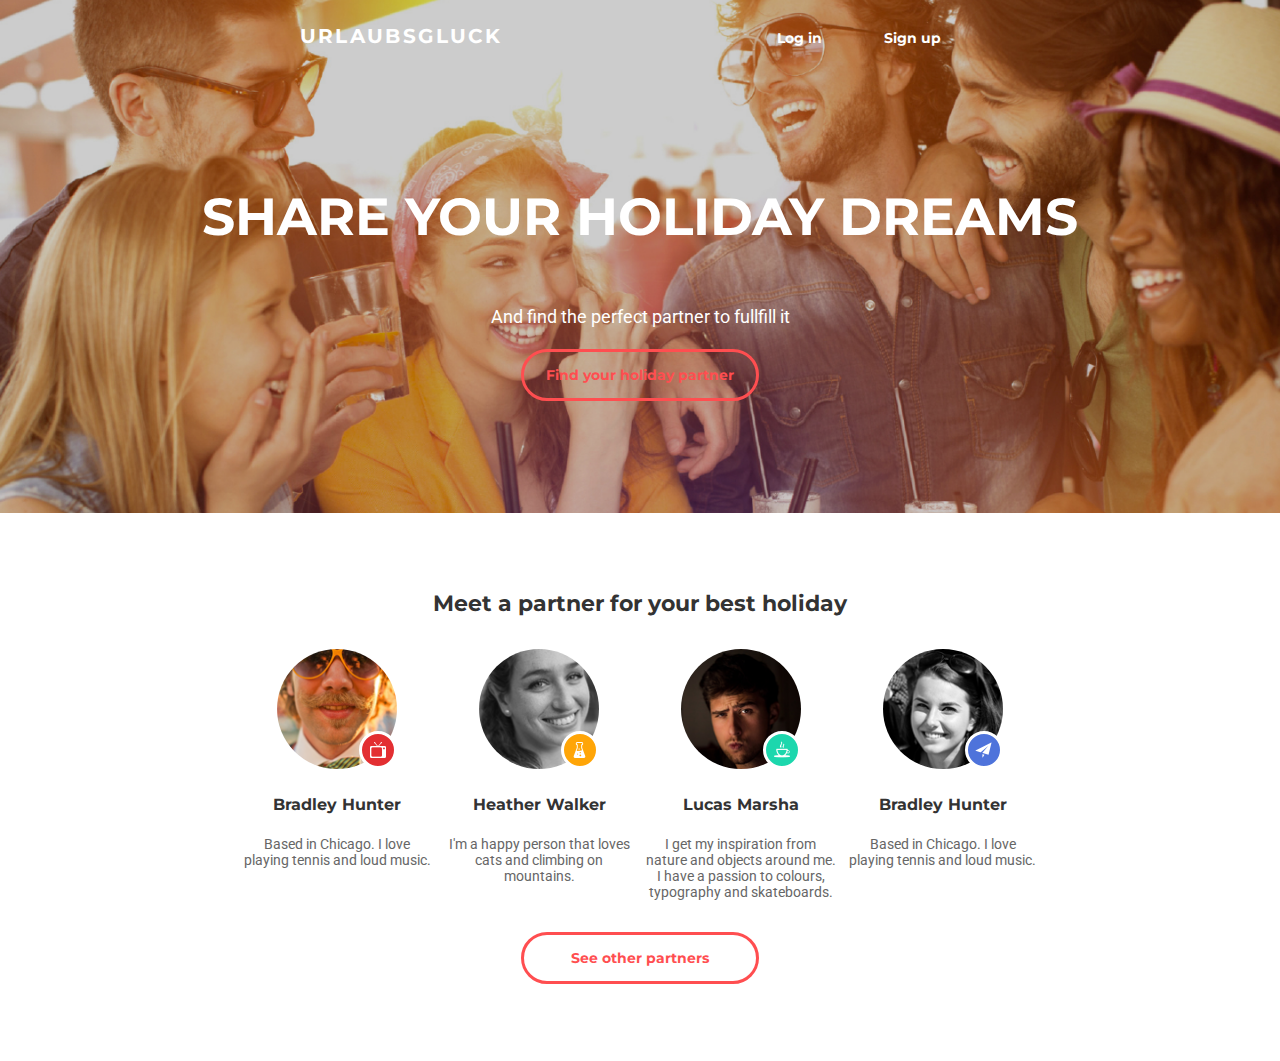
<file: Html-css/module-8/index.html>
<!doctype html>
<html lang="en">
<head>
    <meta charset="UTF-8">
    <meta name="viewport"
          content="width=device-width, user-scalable=no, initial-scale=1.0, maximum-scale=1.0, minimum-scale=1.0">
    <meta http-equiv="X-UA-Compatible" content="ie=edge">
    <link href="https://fonts.googleapis.com/css?family=Montserrat:400,700|Roboto:300,400" rel="stylesheet">
    <link rel="stylesheet" href="css/style.css">
    <title>Document</title>
</head>
<body>

<div class="wrapper-img">
    <div class="container">
        <header class="header">
          <a class="logotype" href="#">urlaubsgluck</a>
          <nav class="nav">
            <ul class="nav-list">
                <li class="nav-item"><a href="#" class="nav-link">Log in</a></li>
                <li class="nav-item"><a href="#" class="nav-link">Sign up</a></li>
            </ul>
        </nav>
        </header>
        <main class="main">
            <h1 class="main-text">Share your <span class="break">holiday dreams</span></h1>
            <p class="text">And find the perfect partner <span class="break">to fullfill it</span></p>
            <button class="btn">Find your holiday partner</button>
        </main>
    </div>
</div>
<!--end wrapper-img-->
<div class="wrapper">
    <div class="container">
        <div class="partner">
            <h3 class="partner-text">Meet a partner for your <span class="break">best holiday</span></h3>
            <section class="section">
                <article class="article">
                    <div class="img-icon">
                      <img src="img/brad.png" alt="" class="img">
                      <i class="icon icon-tv"></i>
                    </div>
                    <h4 class="text-name">Bradley Hunter</h4>
                    <p class="text-partner">Based in Chicago. I love playing tennis and loud music.</p>
                </article>
                <article class="article">
                    <div class="img-icon">
                    <img src="img/heat.png" alt="" class="img">
                    <i class="icon icon-glass"></i>
                    </div>
                    <h4 class="text-name">Heather Walker</h4>
                    <p class="text-partner">I'm a happy person that loves cats and climbing on mountains.</p>
                </article>
                <article class="article">
                    <div class="img-icon">
                    <img src="img/luc.png" alt="" class="img">
                    <i class="icon  icon-cup"></i>
                    </div>
                    <h4 class="text-name">Lucas Marsha</h4>
                    <p class="text-partner">I get my inspiration from nature and objects around me. I have a passion to colours, typography and skateboards.</p>
                </article>
                <article class="article">
                    <div class="img-icon">
                    <img src="img/brad2.png" alt="" class="img">
                    <i class="icon  icon-plane"></i>
                    </div>
                    <h4 class="text-name">Bradley Hunter</h4>
                    <p class="text-partner">Based in Chicago. I love playing tennis and loud music.</p>
                </article>
            </section>
            <button class="btn">See other partners</button>
        </div>
    </div>
</div>
</body>
</html>
</file>
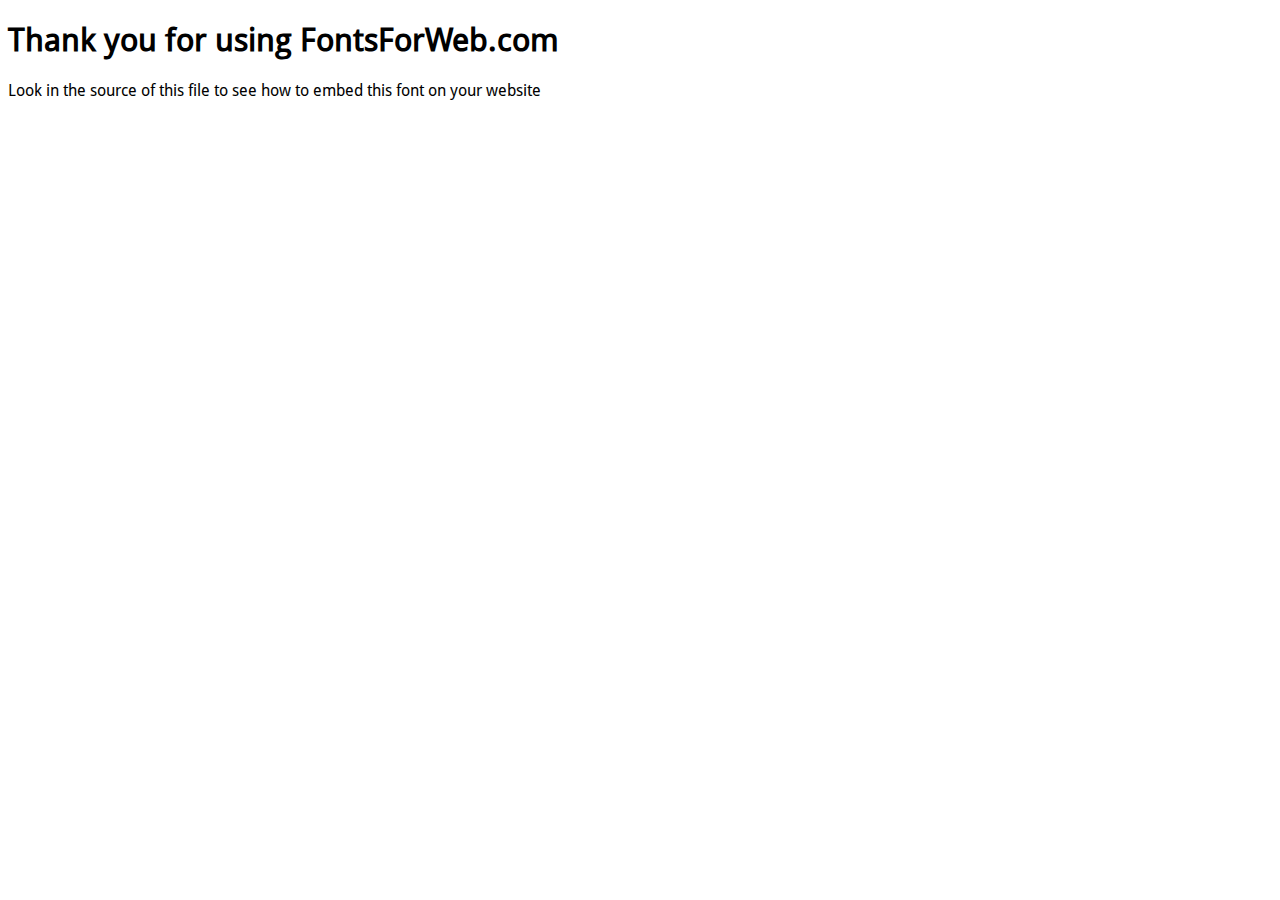
<file: Html-css/module-7/fonts/DroidSans/index.html>
<!DOCTYPE html>
<html class="no-js">
    <head>
        <meta charset="utf-8">
        <meta http-equiv="X-UA-Compatible" content="IE=edge">
        <title> web font from FontsForWeb.com</title>
        <meta name="description" content="">
        <meta name="viewport" content="width=device-width, initial-scale=1">
        <link rel="stylesheet" href="font.css">
        <style type="text/css">
		/* when @font-face is defined(it is in font.css) you can add the font to any rule by using font-family */
		h1 {
			font-family: 'DroidSans';
		}
		</style>
    </head>
    <body>
    	<h1>Thank you for using FontsForWeb.com</h1>
        <p class="fontsforweb_fontid_1408">Look in the source of this file to see how to embed this font on your website</p>
    </body>
</html>
</file>
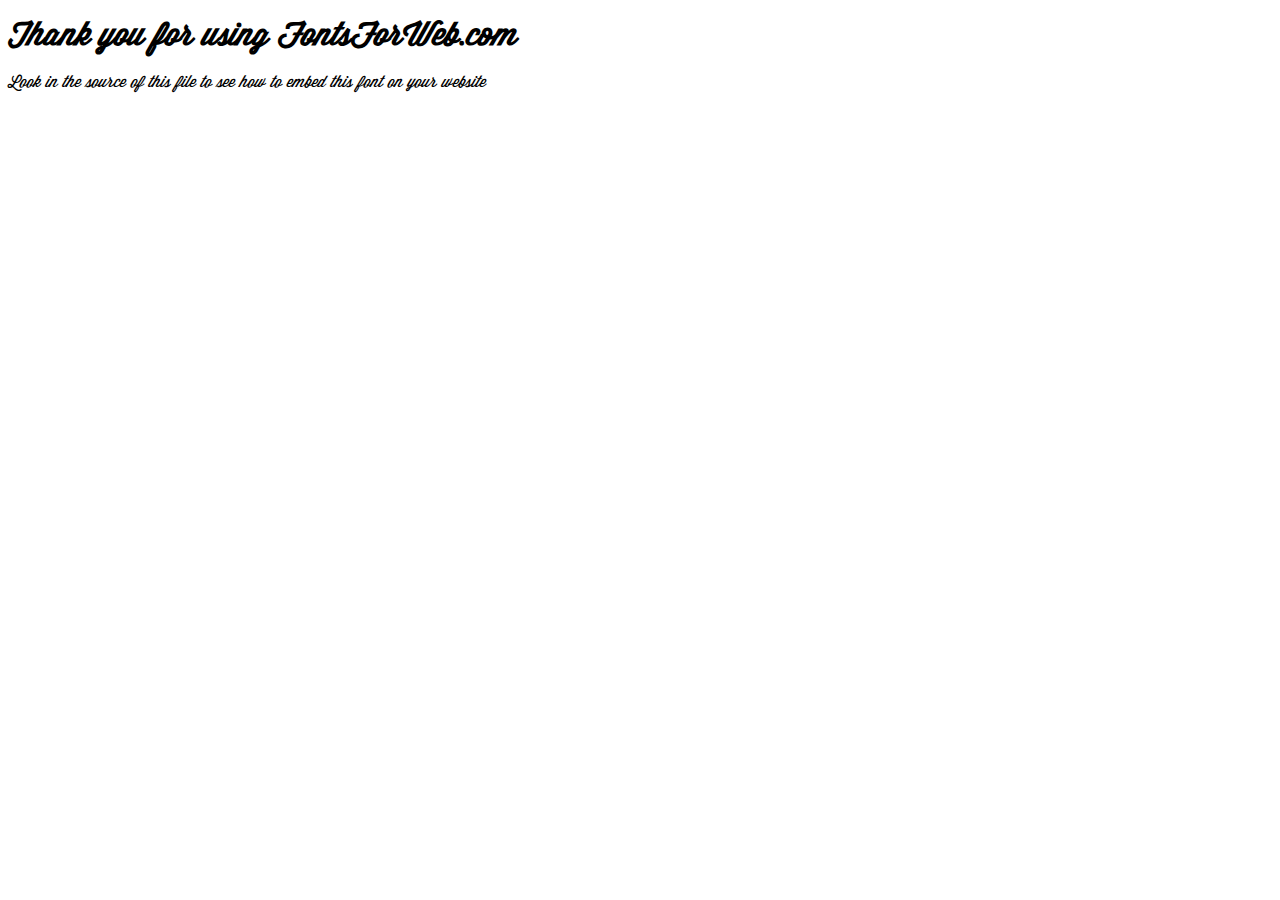
<file: Html-css/module-7/fonts/WisdomScriptAJ/index.html>
<!DOCTYPE html>
<html class="no-js">
    <head>
        <meta charset="utf-8">
        <meta http-equiv="X-UA-Compatible" content="IE=edge">
        <title> web font from FontsForWeb.com</title>
        <meta name="description" content="">
        <meta name="viewport" content="width=device-width, initial-scale=1">
        <link rel="stylesheet" href="font.css">
        <style type="text/css">
		/* when @font-face is defined(it is in font.css) you can add the font to any rule by using font-family */
		h1 {
			font-family: 'WisdomScriptAJ';
		}
		</style>
    </head>
    <body>
    	<h1>Thank you for using FontsForWeb.com</h1>
        <p class="fontsforweb_fontid_31244">Look in the source of this file to see how to embed this font on your website</p>
    </body>
</html>
</file>
<file: Html-css/homework/menu1.css>
* {
    box-sizing: border-box;
    padding: 0;
    margin: 0;
}
ul {
    list-style: none;
}
.nav {
    width: 598px;
    margin: auto;
    background-color: rgba(62, 204, 73, 0.36);
    color: #29973e;}

.clearfix:after {
    display: block;
    content: '';
    clear: both;
}
.menu-item {
    float: left;
    position: relative;
    padding: 15px 39px;
    font-size: 19px;
}

.submenu1 {
    display: none; /*показать\скрыть подменю*/
    position: absolute;
    top: 100% ;
    left:0;
    background-color: rgba(62, 204, 73, 0.36);
}

.submenu-item1 { /*размещение элементов второго меню*/
    text-align: center;
    width: 134px;
    padding: 15px 39px;
    font-size: 19px;
}

.menu-item:hover {
    background-color: #39ed52;}
.submenu-item1:hover {
    background-color: #39ed52;}
.menu-item:hover > .submenu1 { /*li родитель указывает на подменю UL*/
    display: block; /*при наведении выпадает подменю*/}


/*отработка второго подменю*/
.submenu-item1 {
    position: relative;
}
.submenu2 {
    display: none; /*показать\скрыть подменю*/
    position: absolute;
    top: 0 ;
    left: 134px;
    background-color: rgba(62, 204, 73, 0.36);
}
.submenu-item1:hover > .submenu2 {
    /*li родитель указывает на подменю UL*/
    display: block; /*при наведении выпадает подменю*/
}
.submenu-item2 {
    font-size: 19px;
    padding: 15px 39px;
}

.submenu-item2:hover {
    background-color: #39ed52;
}
</file>
<file: Html-css/homework1/menu2.css>
* {
    box-sizing: border-box;
    padding: 0;
    margin: 0;
    font-family: 'Roboto', sans-serif;
}
ul {
    list-style: none;
}
.nav {
    width: 750px;
    margin: auto;
    background-color: #333333;
    color: #ffffff;
    border-bottom: 3px solid #2998ff;
}

.clearfix:after {
    display: block;
    content: '';
    clear: both;
}
.menu-item {
    float: left;
    position: relative;
    padding: 25px 39px;
    font-size: 15px;
    text-transform: uppercase;
}

.menu-blue {
    background-color: #2998ff;
}
.submenu1 {
    display: none; /*показать\скрыть подменю*/
    position: absolute;
    top: 104% ;
    left:0;
    background-color: #2998ff;
    /*border: 1px solid #237fd5;*/
}

.submenu-item1 { /*размещение элементов второго меню*/
    text-align: left;
    width: 300px;
    padding: 25px 40px;
    font-size: 15px;
    border: 1px solid #237fd5;
}
.submenu-item1:after {
    content: '+';
    padding-left: 100px;
}

.menu-item:hover {
    background-color: #2998ff;}
.submenu-item1:hover {
    background-color: #2998ff;}
.menu-item:hover > .submenu1 { /*li родитель указывает на подменю UL*/
    display: block; /*при наведении выпадает подменю*/}


/*отработка второго подменю*/
.submenu-item1 {
    position: relative;
}
.submenu2 {
    display: none; /*показать\скрыть подменю*/
    position: absolute;
    top: -2px ;
    left: 299px;
    background-color: #2998ff;
    /*border: 1px solid #237fd5;*/
}
.submenu-item1:hover > .submenu2 {
    /*li родитель указывает на подменю UL*/
    display: block; /*при наведении выпадает подменю*/
}
.submenu-item2 {
    text-align: left;
    width: 300px;
    font-size: 15px;
    padding: 25px ;
    border: 1px solid #237fd5;
}

.submenu-item2:hover {
    background-color: #2998ff;
}
/*text-align: left;*/
/*width: 300px;*/
/*padding: 25px 40px;*/
/*font-size: 15px;*/
/*border: 1px solid #237fd5;*/

/*text-align: left;*/
/*font-size: 15px;*/
/*padding: 18px 100px;*/
/*border: 1px solid #237fd5;*/
</file>
<file: Html-css/module-1/css/stylee.css>
*{
    box-sizing: border-box;
    padding: 0;
    margin: 0;
}
/*ul{*/
    /*display: inline-block;*/
/*}*/
.logo {
    display: inline-block;
    padding-left: 34px;
}
a{
    display: block;
    padding: 15px;
    text-decoration: none;
    font-size: 16px;
}
nav li:hover a {
    color: #f2fff7;
}
 li:hover {
    background: #38b6e7;
}

nav {
    display: inline-block;
    margin-left: 357px;
    /*font-size:0;*/
}
.menu {
    font-size:0;
}
li {
    display: inline-block;
    padding:15px 15px;
    background: #c1ecfb;
}
header {
    vertical-align: top;
    /*padding: 0 30px 0;*/
    background: rgba(55, 195, 242, 0.31);
}
main{
    padding-left: 48px;
    padding-top: 41px;
    background: rgba(55, 195, 242, 0.65);
}
h3 {
    margin-bottom: 30px;
    color: #f2fff7;
}
.defin{
    margin-bottom: 30px;
    color: #f2fff7;
}
footer {
    padding: 10px;

    background: rgba(55, 195, 242, 0.65);
}
.copyright {
    display: inline-block;
    background-color: #719694;
    padding: 5px;
    color: #f2fff7;
}
img {
    margin-right: 10px;
    margin-bottom: 10px;
    width:282px;
    display: inline-block;
}
.social-net {
    text-align: center;
    padding-right: 34px;
}
.social-net li{
    padding: 3px 5px;
    margin: 4px;
    /*padding-right: 32px;*/
}
.social-net a{
    padding: 3px;
}
</file>
<file: Html-css/module-4/css/style.css>
*{
    box-sizing: border-box;
    margin: 0;
    padding: 0;
}
.wrapp {
    width: 1110px;
    margin: auto;
    padding-top: 35px;
    padding-bottom: 35px;
}

.container1 {
    margin-bottom: 105px;
}

.header {
    margin-bottom: 80px;
}


.menu {
    float: right;
}
.nav-list {
    list-style: none;
    /*width: 467px;*/
}

.clearfix:after {
    display: block;
    content: '';
    clear: both;
}

.nav-item {
    float: left;
    margin-right: 32px;
    font-family: 'Open Sans', sans-serif;
    font-size: 14px;
    font-weight: 700;
    color: #0f0101;
}
.nav-link:hover {
    color: #1abc9c;
}

.nav-item:nth-of-type(1n+6) { /*убиpаем маржин у крайнего справа элемента*/
    margin-right: 0;
}

.nav-link {
    text-transform: uppercase;
    text-decoration: none;
    font-size: 14px;
    color: #000;
}
.head-product{
    margin-bottom: 92px;
}
.title{    /*FEATURED PRODUCTS*/
    font-family: 'Roboto', sans-serif;
    text-align: center;
    font-size: 48px;
    text-transform: uppercase;
    /*margin-bottom: 92px;*/
    padding-bottom: 10px;
}

.title::after { /*горизонтальная палочка под FEATURED PRODUCTS */
    content: "";
    display: block;
    clear: both;
    margin:auto;
    height: 7px;
    background-color:  #1abc9c;
    width: 164px;
    margin-top: 30px;
    }

.photo-product {
    width: 255px;
    height: 282px;
}
.art-product {
    float: left;
    margin-right: 30px;
    margin-bottom: 30px;
}

.art-product:nth-of-type(4n+4) {
    margin-right: 0;
}
.art-product:nth-of-type(1n+5) {
    margin-bottom: 0;
}


.name, .cost, .photo-product {
    float: left;
    
}

.photo-product {
    display: block;
}

.name {
    font-family: 'Roboto', sans-serif;
    font-size: 20px;
    font-weight: bold;
    text-transform: uppercase;
    width: 200px;
    color: #ffffff;
    background-color: #000000;
    padding: 8px 0 8px 12px;
}
.cost {
    font-family: 'Roboto', sans-serif;
    font-size: 20px;
    font-weight: bold;
    /*text-transform: uppercase;*/
    width: 55px;
    color: #ffffff;
    background-color: #757575;
    margin: auto;
    padding: 8px 0 8px 12px;
}

.art-product:hover .name{
    background-color:  #1abc9c;
}
.art-product:hover .cost{
    background-color:  #17cfa7;
}
.news {
    margin-bottom: 92px;
}

.article1,  .article2, .article3{
    float: left;
    width: 347px;
    margin-right: 34px;
}
.article3:nth-of-type(0n+3) {
    margin-right: 0;
}
.photo {
    margin-bottom: 15px;
}
.preview{
    font-family: 'Open Sans', sans-serif;
    margin-bottom: 14px;
    font-size: 18px;
}
.preview::after { /*горизонтальная палочка под h3 */
    content: "";
    display: block;
    clear: both;
    /*margin:auto;*/
    height: 3px;
    background-color:  #1abc9c;
    width: 136px;
    margin-top: 30px;
}
.defin {
    font-family: 'Open Sans', sans-serif;
    margin-bottom: 18px;
    font-size: 14px;

}
.click{
    font-family: 'Open Sans', sans-serif;
    width: 160px;
    border-radius: 5px;
    background-color:  #4ec6ab;
    padding: 13px;
    font-size: 16px;
    text-transform: capitalize;
    color: #ffffff;
}
</file>
<file: Html-css/module-5/css/style2.css>
*{
    box-sizing: border-box;
    margin: 0;
    padding: 0;
}
.wrapper-header {
    background-color:  #ffffff;
    margin-bottom: 38px;
}
.container-header {
    max-width: 1111px;
    margin: auto;
    padding-top: 43px;
}

.clearfix:after{
    display: block;
    content: '';
    clear: both;
}
.logo{
    float: left;
    color: #555252;
    font-family: 'Roboto', sans-serif;
    font-size: 30px;
    text-transform: uppercase;
    /*text-align: left;   не работает*/
    text-decoration: none;
}
.logo-letter{
    font-family: 'Roboto', sans-serif;
    font-size: 30px;
    font-weight: bold;
    color: #1abc9c;
    text-transform: uppercase;
}

ul {
    list-style: none;
    padding-top: 13px;
}

.menu {
    float: right;
}

.nav-item{
    float: left;
    margin-right: 37px;
    /*margin-top: 15px;*/
    color: #0f0101;
}

.nav-link:hover {
    color: #1abc9c;
}

.nav-item:nth-of-type(1n+6) { /*убиpаем маржин у крайнего справа элемента*/
    margin-right: 0;
}

.nav-link {
    text-transform: uppercase;
    text-decoration: none;
    font-size: 14px;
    font-weight: 700;
    color: #000000;
    font-family: 'Open Sans', sans-serif;
}
/*вторая часть*/
.wrapper-info {
    background-image: url("../img/slide4.jpg");
    background-size: cover;
    background-position: center;
    background-repeat: no-repeat;

}

.container-info {
    max-width: 1111px;
    margin:auto;
    padding:210px 0 280px;
    position: relative; /*для фоток left-arrow и правой*/
}

.title-info{
    text-align: center;
    font-family: 'Roboto', sans-serif;
    color:  #ffffff;
    font-size: 60px;
    font-weight: bold;
    text-transform: uppercase;
    margin-bottom: 11px;
}

.text-info{
    margin-left: 180px;
    font-family: 'Roboto', sans-serif;
    color:  #ffffff;
    font-size: 27px;
    text-transform: uppercase;
}

.left-arrow {
    position: absolute;
    display: block;
    width: 100px;
    height: 100px;
    top: 230px;
}

.right-arrow {
    position: absolute;
    display: block;
    width: 100px;
    height: 100px;
    top: 230px;
    right: 0;
}

.left-arrow:hover, .right-arrow:hover {
    opacity:0.5;
}

/*третья часть*/
.wrapper-collection {
    background-color:  #e9f0fd;
    padding-bottom: 100px;
}

.container-collection {
    max-width: 1111px;
    margin:auto;
    padding-top: 120px;
}

.head-title{    /*new-collection*/
    font-family: 'Roboto', sans-serif;
    text-align: center;
    font-size: 44px;
    text-transform: uppercase;
    color: #515151;
    margin-bottom: 100px;
    font-weight: bold;
}

.head-title::after { /*горизонтальная палочка под new-collection */
    content: "";
    display: block;
    clear: both;
    margin:30px auto;
    height: 7px;
    background-color:  #1abc9c;
    width: 164px;

}

.clearfix:after {
    display: block;
    clear: both;
    content: " ";
}
.goods{
    /*position: relative;*/
}
.art-goods {
    /*width: 255px;*/
    float: left;
    margin-right: 30px;
    position: relative;
}
.art-goods:last-child {
    margin-right: 0;
}

.photo-goods {
    display: block;
    /*position: absolute;*/
    width: 255px;
    height: 322px;
}

.name-cost{
    /*position: absolute;*/
    width: 255px;
    /*top: 282px;*/
    font-size: 0;
}

.name {
    display: inline-block;
    width: 200px;
    font-family: 'Roboto', sans-serif;
    font-size: 20px;
    font-weight: bold;
    text-transform: uppercase;
    color: #ffffff;
    background-color: #000000;
    padding: 8px 0 8px 14px;

}
.cost {
    display: inline-block;
    font-family: 'Roboto', sans-serif;
    font-size: 20px;
    font-weight: bold;
    width: 55px;
    color: #ffffff;
    background-color: #757575;
    padding: 8px 0 8px 12px;
}
/*блок тdo */
.tdo-menu {
    display: none;
    position: absolute;
    top: 0;
    height: 320px;
    width: 255px;
    border: 13px solid rgb(255, 255, 255);
    background-color: rgba(0, 0, 0, 0.4);
}

.heart {
    display: block;
    position: absolute;
    width: 50px;
    height: 50px;
    background-image: url("../img/heart-7.png");
    background-repeat: no-repeat;
    background-position: center;
    background-size: auto ;
    top: 80px;
    left: 90px;
}
.direct {
    display: block;
    position: absolute;
    width: 50px;
    height: 50px;
    border: 1px solid #ffffff;
    background-image: url("../img/dir6.png");
    background-repeat: no-repeat;
    background-position: center;
    background-size: auto ;
    top: 80px;
    left: 32px;
}
.clock {
    display: block;
    position: absolute;
    background-image: url("../img/bez5.png");
    background-position: center;
    background-size: auto;
    background-repeat: no-repeat;
    width: 24px;
    height: 25px;
    top: 93px;
    right: 32px;
}

.cart {
    display: block;
    position: absolute;
    background-image: url("../img/cart copy 3.png");
    background-repeat: no-repeat;
    width: 166px;
    height: 50px;
    border: 1px solid #ffffff;
    top: 138px;
    left: 31px;
}
.frame {
    display: block;
    position: absolute;
    width: 50px;
    height: 50px;
    border: 1px solid #ffffff;
    top: 80px;
}

.art-goods:hover .tdo-menu {
    display: block;
}
.art-goods2:hover .tdo-menu2 {
    display: block;
}
.art-goods:hover .name {
    background-color: #1abc9c;
}
.art-goods2:hover .name {
    background-color: #1abc9c;
}
.art-goods:hover .cost {
    background-color: #7fc9c6;
}
.art-goods2:hover .cost {
    background-color: #7fc9c6;
}
.heart:hover, .clock:hover, .direct:hover {
    background-color: #1abc9c;
    border: 1px solid #1abc9c;
}
.cart:hover {
    opacity: 0.4;
}

.wrapper-footer{
    background-color: #323232;
}
.footer{
    width: 1111px;
    margin:auto;
}
.text-footer{
    color: #FFFFFF;
    text-transform: capitalize;
    /*display: inline-block;*/
    padding: 40px;
    font-size: 17px;
    text-align: center;
    /*margin:auto;*/
    width: 1111px;
    font-family:'Open Sans', sans-serif;
}
.span-footer{
    color: #46bfa9;
}
</file>
<file: Html-css/module-6/css/style.css>
*{
    box-sizing: border-box;
    padding: 0;
    margin: 0;
}

.wrapp{
    width:1200px ;
    padding: 30px 0 15px;
    margin:auto;
}
.header {
    display: flex;
    justify-content: space-between;
    margin-bottom: 100px;
}

.amasing-title {
    margin-bottom: 25px;
}
.nav-list{
    display: flex;
    justify-content: space-between;
    width: 490px;
    list-style: none;
}
.nav-link, .logotype {
    text-decoration: none;
}
.logotype{
    font-family: 'Montserrat', sans-serif;
    font-size: 30px;
    font-weight: bold;
    color: #95e1d3;

}
.up{
    text-transform: uppercase;
}
.nav-link{
    font-family: 'Montserrat', sans-serif;
    color: #95e1d3;
    font-size: 14px;
    font-weight: bold;
    text-transform: uppercase;
    padding-bottom: 10px;
    /*transition: 0.25s;*/
}
.nav-link:hover{
    border-bottom: 3px solid #f38181;
    color: #f38181;
    transition: 0.25s;
}

.text-title{
    text-align: center;
    font-size: 24px;
    font-family: 'Kaushan Script', cursive;
    margin-bottom: 25px;
}


.head-title{
    text-align: center;
    font-size: 30px;
    font-family: 'Montserrat', sans-serif;
    text-transform: uppercase;
    margin-bottom: 67px;
}
.head-title:after{
    border-bottom: 3px solid #f38181;
    color: #f38181;
    width: 63px;
    display: block;
    content: '';
    margin: auto;
    margin-top: 45px;
}

.amasing-title{
    margin-bottom: 67px;
}
.section-article{
    display: flex;
    flex-wrap: wrap;
    justify-content:space-around;
    margin-bottom: 105px;
}
.preview{
    display: flex;
    flex-basis: 30%;
    margin-bottom: 100px;
}
.preview:nth-of-type(n+4){
    margin-bottom: 0;
}

.preview-title{
    font-size: 14px;
    font-family: 'Montserrat', sans-serif;
    text-transform: uppercase;
    font-weight:200;
    margin-bottom: 20px;
    /*margin: 30px 0 20px;*/
}
.prof {
    font-size: 15px;
    text-align: center;
    font-style: italic;
    font-family: 'Montserrat', sans-serif;
    text-transform: capitalize;
    color: #999999;
}
.icon {
    padding-top: 5px;
}
.double {
    margin-left: 30px;
}

.text-preview {
    text-align: left;
    line-height: 25px;
    font-size: 15px;
    font-family: 'Montserrat', sans-serif;
    color: #999999;
}

.text-center{
    text-align: center;
}
.team {
    display: flex;
    justify-content:space-between;
    width: 1180px;
    margin: auto;
}
.team-title{
    margin-bottom: 90px;
}

.member-info {
    position: relative;
}
.member-images {
    position: absolute;
    top: 0;
    left: 0;
    width: 380px;
    height: 470px;
    opacity: 0;
    transition: 0.5s;

    /*margin-bottom: 30px;*/
}

.social{
    top:50%;
    left:50%;
    transform: translate(-50%, -50%);
    position: absolute;
    display: flex;
    justify-content:center;

}

.image{
    display: block;
    transition: 0.5s;
    margin-bottom: 35px;

}

.member-info:hover .member-images {
    background-image: linear-gradient(rgba(237, 139, 136, 0.5), rgba(237, 210, 132, 0.5));
    box-shadow: 10px 10px 0 #95e1d3 ;
    transform: translate(-10px, -10px);
    opacity: 1;
}
.member-info:hover .image {
    transform: translate(-10px, -10px);
}

/*icons*/
.social-facebook{
    background-image: url(../image/facebook.png);
    width: 56px;
    height: 56px;
    background-color: #fce38a;
    border:1px solid #f38181;
}

.social-facebook:hover {
    background-image: url(../image/facebook-whi.png);
    background-color: #f38181;
    border:1px solid #fce38a;
}

.social-twitter{
    background-image: url(../image/twitter.png);
    width: 56px;
    height: 56px;
    background-color: #fce38a;
    border:1px solid #f38181;
}
.social-twitter:hover {
    background-image: url(../image/twitter-w.png);
    background-color: #f38181;
    border:1px solid #fce38a;
}

.social-pinterest{
    background-image: url(../image/pinterest.png);
    width: 56px;
    height: 56px;
    background-color: #fce38a;
    border:1px solid #f38181;
}
.social-pinterest:hover{
    background-image: url(../image/pinterest-w.png);
    background-color: #f38181;
    border:1px solid #fce38a;
}
.social-instagram{
    background-image: url(../image/instagram.png);
    width: 56px;
    height: 56px;
    background-color: #fce38a;
    border:1px solid #f38181;
}
.social-instagram:hover{
    background-image: url(../image/instagram-w.png);
    background-color: #f38181;
    border:1px solid #fce38a;
}
.main {
    margin-bottom: 70px;
}
.footer{
    display: flex;
    justify-content: space-between;
}
input[type="button"]{
    color: #ffffff;
    font-size: 16px;
    text-transform: uppercase;
    font-weight: bold;
    background-color: #95e1d3;
    padding: 12px 35px;
    border:none;

}
input[type="email"] {
    padding: 12px 35px 12px 0;
    font-style: italic;
    text-align: left;
    font-size: 15px;
    border-color: #0000000d;
}
.text-footer{
    padding-top: 17px;
    font-size: 15px;
    font-family: 'Montserrat', sans-serif;
}
.email{
    display: flex;
    justify-content:center;

}
.footer{
    margin-top: 10px;
    border-top: 1px solid #dcdcdc;
    padding-top: 10px;
}
.red{
    color: #f38181;
}
</file>
<file: Html-css/module-7/css/style.css>
@import url(fonts.css);

* {
    box-sizing: border-box;
    margin: 0;
    padding: 0;
    list-style: none;
}
.wrapper-service{
    max-width:1400px;
    margin:auto;
    padding: 30px 0 60px;
}
.header {
    width: 940px;
    margin:auto;
    margin-bottom: 130px ;
    display: flex;
    justify-content: space-between;
}
.nav-link, .logotype {
    text-decoration: none;
}

.nav-list{
    display: flex;
    justify-content: space-between;
    width: 485px;
    padding-top: 10px;
}

.nav-link{
    font-family: "Montserrat", sans-serif;
    color: #222222;
    font-size: 15px;
    font-weight: 700;
    text-transform: uppercase;
}
.nav-link:hover{
    color: #fed136;
}

.logotype{
    font-family: "Wisdom", sans-serif;
    color: #fed136;
    font-size: 26px;
    text-transform: capitalize;
}

.main   {
    width: 940px;
    margin:auto;
}

.services-title{
    text-align: center;
    margin-bottom: 80px;
}
.head-title{
    font-family: "Montserrat", sans-serif;
    color: #222222;
    font-size: 40px;
    font-weight: 700;
    text-transform: uppercase;
    margin-bottom: 18px;
}
.text-title{
    font-family: "DroidSerif", sans-serif;
    color: #777777;
    font-size: 18px;
    font-style: italic;
}

.section-article{
    display: flex;
    justify-content:space-between;
}

.article-preview{
    flex-basis: 280px;
    text-align: center;
}

.preview-title{
    font-family:"Montserrat", sans-serif;
    color: #222222;
    font-size: 20px;
    font-weight: 700;
    text-transform: capitalize;
    margin-bottom: 15px;
}
.text-preview{
    font-family: "RobotoSlab", sans-serif;
    color: #777777;
    font-size: 14px;
    line-height: 1.7;
}
.icon{
    /*position: relative;*/
    /*border:1px solid #fed136;*/
}
.photo{
    width: 76px;
    height: 76px;
    border:4px solid #fed136;
    border-radius: 50px ;
    margin-bottom: 20px;
}

/*footer*/
.wrapper-footer{
    max-width:1400px;
    /*margin:auto;*/
    background-color: #222222;
    background-image: url(../img/Безимени-1.png);
    background-size: contain;
    background-repeat:no-repeat;
    background-position: right;
    padding-bottom: 130px;
}

.footer{
    width: 940px;
    margin:auto;
    text-align: center;
    padding-top:110px;
}
.white{
    color: #ffffff;
}
.footer-header{
    margin-bottom: 60px;
}
.form{
    display: flex;
    justify-content:space-around;
    flex-wrap: wrap;
}
.input-container{
    width: 47%;
}
.input{
    display: block;
    padding: 20px;
    border-radius: 3px;
    margin-bottom: 30px;
    width:100%;
    text-transform: uppercase;
    font-weight: bold;
    color: #bbbbbb;
    font-family: "Montserrat", sans-serif;
    font-size: 14px;
}

.input:last-child{
    margin-bottom: 0;
}
.message{
    width: 47%;
    text-transform: uppercase;
    font-weight: bold;
    color: #bbbbbb;
    font-family: "Montserrat", sans-serif;
    font-size: 14px;
    border-radius: 5px;
    padding: 20px 0 0 20px;
}
.btn{
    display: block;
    margin-top: 30px;
    padding: 25px 65px;
    text-transform: uppercase;
    font-family: "Montserrat", sans-serif;
    color: #ffffff;
    font-size: 18px; 
    font-weight: 700;
    background-color: #fed136;
    border-radius: 5px;
    border:none;
}

.validation[required]:invalid {
     outline: 2px solid #e73378;
    border:none;
 }
.validation[required]:valid {
    outline: 2px solid #1bbd25;
}
</file>
<file: Html-css/module-8/css/style.css>
* {
    padding: 0;
    margin: 0;
    box-sizing: border-box;
    list-style: none;
    text-decoration: none;
    border: 0;
}
/*font-family: 'Roboto', sans-serif;*/
/*font-family: 'Montserrat', sans-serif;*/

.wrapper-img {
    padding-top: 1.5rem;
    padding-bottom: 7rem;
    background-color: #000000;
    background-image: url(../img/img.png);
    background-repeat: no-repeat;
    background-position: center;
    background-size: cover;

}

.container{
    min-width:20rem;
    max-width: 60rem;
    margin:auto;
    padding: 0 1.375rem;
}
.header{
    display: flex;
    flex-direction:column-reverse;
    margin-bottom: 2.992rem;
}
.nav{
    margin-bottom: 8.56rem;
    /*width: 15.2rem;*/
}
ul{
    display: flex;
    justify-content:space-evenly;
}
.nav-item{
    /*flex-basis: 10px;*/
}
.nav-link{
    font-family: 'Montserrat', sans-serif;
    font-size: 0.875rem;
    color: #ffffff;
    padding: 0.6rem 1.188rem;
    font-weight: bold;
    border-radius: 2rem;
    border: 0.2rem solid transparent;
    /*flex-basis: 10px;*/
}
.nav-link:hover{
    border: 0.2rem solid #ffffff;
    border-radius: 2rem;

}
.logotype{
    text-align: center;
    text-transform: uppercase;
    color: #ffffff;
    font-family: 'Montserrat', sans-serif;
    font-size: 1.25rem;
    font-weight: bold;
    letter-spacing: 0.15rem;

}
.main-text{
    text-align: center;
    color: #ffffff;
    font-family: 'Montserrat', sans-serif;
    font-size: 1.875rem;
    font-weight: bold;
    text-transform: uppercase;
    margin-bottom: 1.625rem;
}
.text{
    text-align: center;
    color: #ffffff;
    font-family: 'Roboto', sans-serif;
    font-size: 1.125rem;
    margin-bottom: 1.375rem;

}
.btn{
    display: block;
    margin: 0 auto;
    width: 88%;
    color: #ff4e50;
    border: 0.2rem solid #ff4e50;
    border-radius: 2rem;
    background-color: transparent;
    font-family: 'Montserrat', sans-serif;
    font-size: 0.875rem;
    padding: 0.875rem 1.188rem;
    font-weight: bold;

}
.btn:hover{
    color: #ffffff;
    background-color: #ff4e50;
}
.break{
    display: block;
}
.partner {
    /*padding-top: 4.81rem;*/
}
.wrapper{
    padding: 4.81rem 0;
}
.partner-text{
    text-align: center;
    font-family: 'Montserrat', sans-serif;
    color: #333333;
    font-size: 1.375rem;
    font-weight: bold;
    margin-bottom:1.312rem;
}

.section{
    text-align: center;
    margin-bottom: 2rem;
}
.article{
    margin-bottom: 2rem;
}
.article:last-child{
    margin-bottom: 0;
}

.img-icon{
    position: relative;
    width: 7.5rem;
    height: 7.5rem;
    margin:auto;
    margin-bottom: 1.625rem;
}
.img{
    position: relative;
    display: block;
    margin:auto;
    width: 7.5rem;
    height: 7.5rem;
    border-radius: 50%;
}
.icon{
    position: absolute;
    /*background-image: url(../img/tv.png);*/
    background-size: cover;
    background-repeat: no-repeat;
    background-position: center;
    padding: 16px;
    background-color: #e32f32;
    width: 2rem;
    height: 2rem;
    border-radius: 50%;
    border: 0.21rem solid #ffffff;
    bottom: 0;
    right: 0;
}
.icon-tv{
    background-image: url(../img/tv.png);
    background-color: #e32f32;
}
.icon-glass{
    background-image: url(../img/glass.png);
    background-color: #ffa507;
}
.icon-cup{
    background-image: url(../img/cafe.png);
    background-color: #1cd7ad;
}
.icon-plane{
    background-image: url(../img/fly.png);
    background-color:  #4e73db;
}

.text-name{
    margin-bottom: 1.375rem;
    font-family: 'Montserrat', sans-serif;
    color: #333333;
    font-size: 1rem;
    font-weight: bold;
}
.text-partner{
    font-family: 'Roboto', sans-serif;
    color: #666666;
    font-size: 0.875rem;
}

@media (min-width: 768px) {
    .header{
        display: flex;
        flex-direction:row;
        justify-content:space-around;
        align-items: baseline;
        margin-bottom: 8.56rem;
    }
    .nav{
        margin-bottom: 0;
        width: 15.2rem;
    }
    .main-text {
        font-size: 3.25rem;
        margin-bottom: 1.625rem;
    }

    .break{
        display: inline-block;
    }
    .btn{
        width: 32.6%;
    }

    .section{
        display: flex;
        flex-wrap: wrap;
        justify-content: space-evenly;
        width: 87%;
        margin: 0 auto 2rem;

    }
    .article{
        flex-basis: 35% ;
        margin-bottom: 3.5rem;
    }
    .article:nth-child(3){
        margin-bottom: 0;
    }
    .partner-text{
        margin-bottom: 2rem;
    }
}

@media (min-width: 960px) {

    .main-text{
        margin-bottom: 3.625rem;
    }
    .section{
        display: flex;
        flex-wrap: nowrap;
        justify-content:space-between;
    }
    .article{
        flex-basis: 24% ;
        margin-bottom: 0;}

    .btn {
        width: 26%;
    }

}
</file>
<file: Html-css/module-7/fonts/DroidSans/font.css>
@font-face {
	font-family: 'DroidSans';
	src: url('./DroidSans.eot');
	src: local('DroidSans'), url('./DroidSans.woff') format('woff'), url('./DroidSans.ttf') format('truetype');
}
/* use this class to attach this font to any element i.e. <p class="fontsforweb_fontid_1408">Text with this font applied</p> */
.fontsforweb_fontid_1408 {
	font-family: 'DroidSans' !important;
}

/* Font downloaded from FontsForWeb.com */
</file>
<file: Html-css/module-7/fonts/WisdomScriptAJ/font.css>
@font-face {
	font-family: 'WisdomScriptAJ';
	src: url('./WisdomScriptAJ.eot');
	src: local('WisdomScriptAJ'), url('./WisdomScriptAJ.woff') format('woff'), url('./WisdomScriptAJ.ttf') format('truetype');
}
/* use this class to attach this font to any element i.e. <p class="fontsforweb_fontid_31244">Text with this font applied</p> */
.fontsforweb_fontid_31244 {
	font-family: 'WisdomScriptAJ' !important;
}

/* Font downloaded from FontsForWeb.com */
</file>
